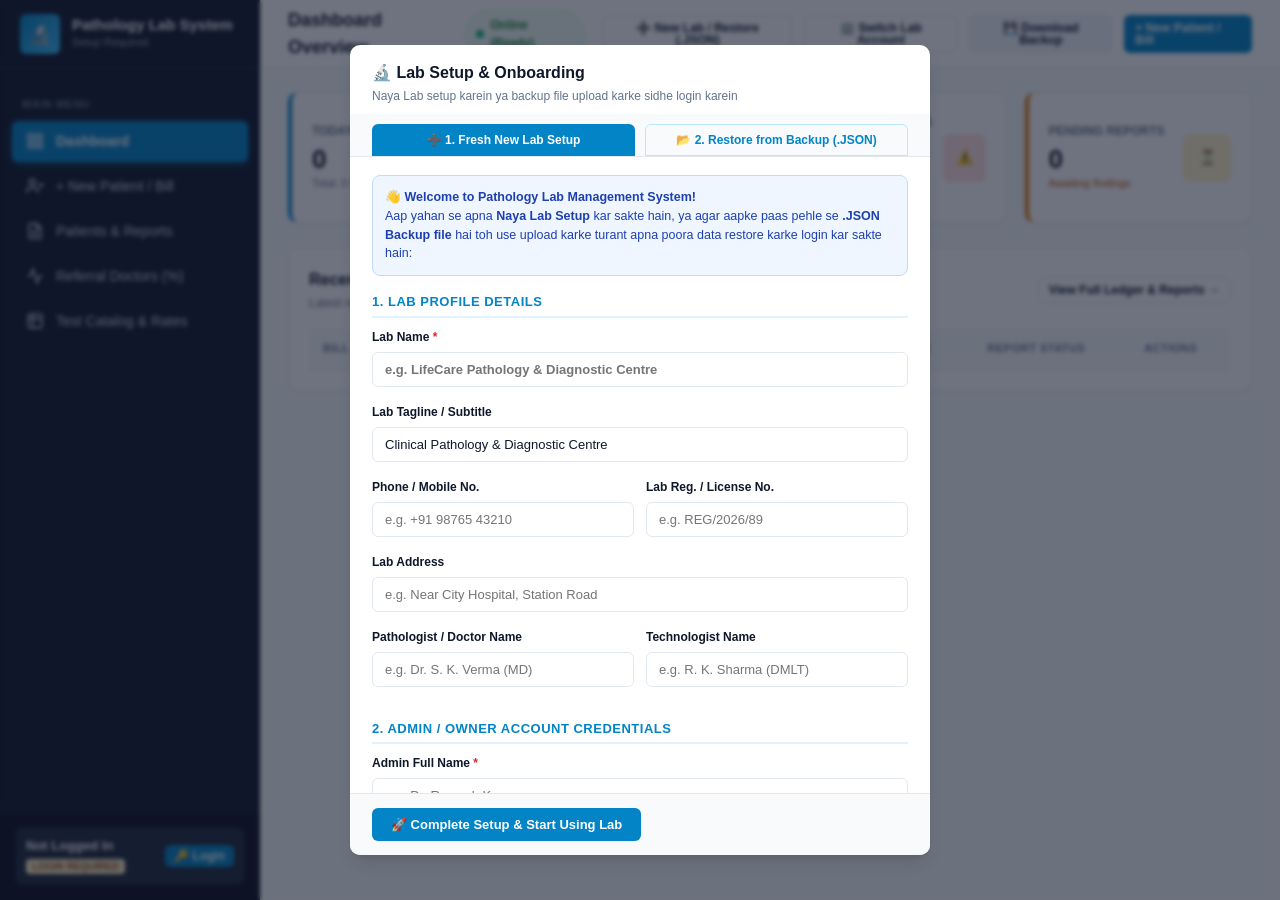
<file: index.html>
<!DOCTYPE html>
<html lang="en">
<head>
  <meta charset="UTF-8">
  <meta name="viewport" content="width=device-width, initial-scale=1.0">
  <title>Dashboard - Local Lab Management System</title>
  <meta name="theme-color" content="#0284c7">
  <link rel="manifest" href="manifest.json">
  <link rel="icon" type="image/svg+xml" href="assets/icons/icon.svg">
  <link rel="apple-touch-icon" href="assets/icons/icon-192.png">
  <link rel="stylesheet" href="assets/css/style.css">
  <link rel="stylesheet" href="assets/css/print.css">
</head>
<body>

  <div id="app-container">
    
    <!-- SIDEBAR NAVIGATION -->
    <aside class="sidebar" id="app-sidebar">
      <div class="sidebar-header">
        <div class="lab-icon-box">🔬</div>
        <div class="lab-brand">
          <h2 id="ui-lab-name">City Lab</h2>
          <span id="ui-lab-tagline">Pathology Lab</span>
        </div>
      </div>

      <ul class="sidebar-menu">
        <div class="nav-label">MAIN MENU</div>
        
        <li>
          <a class="nav-item active" href="index.html">
            <svg viewBox="0 0 24 24" fill="none" stroke="currentColor" stroke-width="2"><rect x="3" y="3" width="7" height="7"></rect><rect x="14" y="3" width="7" height="7"></rect><rect x="14" y="14" width="7" height="7"></rect><rect x="3" y="14" width="7" height="7"></rect></svg>
            Dashboard
          </a>
        </li>
        
        <li>
          <a class="nav-item" href="new-patient.html">
            <svg viewBox="0 0 24 24" fill="none" stroke="currentColor" stroke-width="2"><path d="M16 21v-2a4 4 0 0 0-4-4H5a4 4 0 0 0-4 4v2"></path><circle cx="8.5" cy="7" r="4"></circle><line x1="20" y1="8" x2="20" y2="14"></line><line x1="23" y1="11" x2="17" y2="11"></line></svg>
            + New Patient / Bill
          </a>
        </li>

        <li>
          <a class="nav-item" href="patients-reports.html">
            <svg viewBox="0 0 24 24" fill="none" stroke="currentColor" stroke-width="2"><path d="M14 2H6a2 2 0 0 0-2 2v16a2 2 0 0 0 2 2h12a2 2 0 0 0 2-2V8z"></path><polyline points="14 2 14 8 20 8"></polyline><line x1="16" y1="13" x2="8" y2="13"></line><line x1="16" y1="17" x2="8" y2="17"></line><polyline points="10 9 9 9 8 9"></polyline></svg>
            Patients & Reports
          </a>
        </li>

        <li>
          <a class="nav-item" href="referral-doctors.html">
            <svg viewBox="0 0 24 24" fill="none" stroke="currentColor" stroke-width="2"><path d="M22 12h-4l-3 9L9 3l-3 9H2"></path></svg>
            Referral Doctors (%)
          </a>
        </li>

        <li>
          <a class="nav-item" href="test-catalog.html">
            <svg viewBox="0 0 24 24" fill="none" stroke="currentColor" stroke-width="2"><path d="M9 3H5a2 2 0 0 0-2 2v4m6-6h10a2 2 0 0 1 2 2v4M9 3v18m0 0h10a2 2 0 0 0 2-2V9M9 21H5a2 2 0 0 1-2-2V9m0 0h18"></path></svg>
            Test Catalog & Rates
          </a>
        </li>

        <div class="nav-label admin-only">ADMIN CONTROLS</div>

        <li class="admin-only">
          <a class="nav-item" href="staff.html">
            <svg viewBox="0 0 24 24" fill="none" stroke="currentColor" stroke-width="2"><path d="M17 21v-2a4 4 0 0 0-4-4H5a4 4 0 0 0-4 4v2"></path><circle cx="9" cy="7" r="4"></circle><path d="M23 21v-2a4 4 0 0 0-3-3.87"></path><path d="M16 3.13a4 4 0 0 1 0 7.75"></path></svg>
            Staff Accounts
          </a>
        </li>

        <li class="admin-only">
          <a class="nav-item" href="settings.html">
            <svg viewBox="0 0 24 24" fill="none" stroke="currentColor" stroke-width="2"><circle cx="12" cy="12" r="3"></circle><path d="M19.4 15a1.65 1.65 0 0 0 .33 1.82l.06.06a2 2 0 0 1 0 2.83 2 2 0 0 1-2.83 0l-.06-.06a1.65 1.65 0 0 0-1.82-.33 1.65 1.65 0 0 0-1 1.51V21a2 2 0 0 1-2 2 2 2 0 0 1-2-2v-.09A1.65 1.65 0 0 0 9 19.4a1.65 1.65 0 0 0-1.82.33l-.06.06a2 2 0 0 1-2.83 0 2 2 0 0 1 0-2.83l.06-.06a1.65 1.65 0 0 0 .33-1.82 1.65 1.65 0 0 0-1.51-1H3a2 2 0 0 1-2-2 2 2 0 0 1 2-2h.09A1.65 1.65 0 0 0 4.6 9a1.65 1.65 0 0 0-.33-1.82l-.06-.06a2 2 0 0 1 0-2.83 2 2 0 0 1 2.83 0l.06.06a1.65 1.65 0 0 0 1.82.33H9a1.65 1.65 0 0 0 1-1.51V3a2 2 0 0 1 2-2 2 2 0 0 1 2 2v.09a1.65 1.65 0 0 0 1 1.51 1.65 1.65 0 0 0 1.82-.33l.06-.06a2 2 0 0 1 2.83 0 2 2 0 0 1 0 2.83l-.06.06a1.65 1.65 0 0 0-.33 1.82V9a1.65 1.65 0 0 0 1.51 1H21a2 2 0 0 1 2 2 2 2 0 0 1-2 2h-.09a1.65 1.65 0 0 0-1.51 1z"></path></svg>
            Settings & Backup
          </a>
        </li>
      </ul>

      <div class="sidebar-footer">
        <div class="user-badge">
          <div style="flex:1; overflow:hidden;">
            <div id="ui-user-name" style="font-weight:700; font-size:13px; color:#fff; white-space:nowrap; overflow:hidden; text-overflow:ellipsis;">Admin</div>
            <span id="ui-user-role" class="role-pill admin">ADMIN</span>
          </div>
          <button class="btn btn-outline btn-sm" id="btn-sidebar-auth" style="color:#cbd5e1; border-color:#334155; padding:4px 8px;" onclick="window.app.handleAuthClick()" title="Logout / Login">
            Logout
          </button>
        </div>
      </div>
    </aside>

    <!-- MAIN APP WRAPPER -->
    <div class="main-wrapper">
      
      <!-- TOPBAR -->
      <header class="topbar">
        <div class="topbar-left">
          <h1 class="page-title">Dashboard Overview</h1>
        </div>
        <div class="topbar-right">
          <button class="btn btn-outline btn-sm" onclick="window.app.openCreateLabModal(false)" title="Setup a fresh new Lab Account or Restore from Backup">
            ➕ New Lab / Restore (.JSON)
          </button>
          <button class="btn btn-outline btn-sm" onclick="window.app.openSwitchLabModal()" title="Switch or Create another Lab Account">
            🏢 Switch Lab Account
          </button>
          <button class="btn btn-secondary btn-sm" onclick="window.app.triggerBackupDownload()" title="1-Click Offline Backup">
            💾 Download Backup
          </button>
          <a class="btn btn-primary btn-sm" href="new-patient.html">
            + New Patient / Bill
          </a>
        </div>
      </header>

      <!-- CONTENT AREA -->
      <main class="content-area">

        <!-- Stat Cards -->
        <div class="grid-cols-4" style="margin-bottom: 24px;">
          <div class="card stat-card">
            <div class="stat-info">
              <h4>Today's Patients</h4>
              <div class="stat-value" id="stat-today-patients">0</div>
              <span style="font-size:11px; color:#64748b;" id="stat-total-patients-sub">Total: 0 registered</span>
            </div>
            <div class="stat-icon">👤</div>
          </div>

          <div class="card stat-card green">
            <div class="stat-info">
              <h4>Today's Collection</h4>
              <div class="stat-value" id="stat-today-collection">₹0</div>
              <span style="font-size:11px; color:#16a34a;" id="stat-total-revenue-sub">Total: ₹0</span>
            </div>
            <div class="stat-icon green">₹</div>
          </div>

          <div class="card stat-card rose">
            <div class="stat-info">
              <h4>Total Outstanding Due</h4>
              <div class="stat-value" id="stat-total-due">₹0</div>
              <span style="font-size:11px; color:#dc2626;" id="stat-due-count-sub">0 Pending Bills</span>
            </div>
            <div class="stat-icon rose">⚠️</div>
          </div>

          <div class="card stat-card amber">
            <div class="stat-info">
              <h4>Pending Reports</h4>
              <div class="stat-value" id="stat-pending-reports">0</div>
              <span style="font-size:11px; color:#b45309;">Awaiting findings</span>
            </div>
            <div class="stat-icon amber">⏳</div>
          </div>
        </div>

        <!-- Recent Patients Card -->
        <div class="card">
          <div style="display:flex; justify-content:space-between; align-items:center; margin-bottom:16px;">
            <div>
              <h3 style="font-size:16px; font-weight:700;">Recent Patient Registrations & Payments</h3>
              <p style="font-size:12px; color:#64748b; margin:2px 0 0 0;">Latest registrations, bill amounts, and payment/due status</p>
            </div>
            <a class="btn btn-outline btn-sm" href="patients-reports.html">View Full Ledger & Reports →</a>
          </div>
          
          <div class="table-responsive">
            <table class="table">
              <thead>
                <tr>
                  <th>Bill / UHID</th>
                  <th>Patient Name</th>
                  <th>Ref Doctor</th>
                  <th>Test Names</th>
                  <th>Billing & Due</th>
                  <th>Report Status</th>
                  <th>Actions</th>
                </tr>
              </thead>
              <tbody id="dashboard-recent-table-body">
                <!-- Populated dynamically -->
              </tbody>
            </table>
          </div>
        </div>

      </main>

    </div>

  </div>

  <!-- RESULT ENTRY MODAL -->
  <div class="modal-backdrop" id="modal-result-entry">
    <div class="modal-dialog" style="max-width:850px;">
      <div class="modal-header">
        <div>
          <h3>Blood Test Parameter Findings</h3>
          <span id="entry-modal-patient-name" style="font-size:12px; color:#64748b;">Patient Info</span>
        </div>
        <button class="modal-close" onclick="window.app.closeModal('modal-result-entry')">&times;</button>
      </div>
      <div class="modal-body" style="max-height:70vh; overflow-y:auto;">
        <div id="entry-modal-tests-container"></div>
        <div style="display:grid; grid-template-columns: 1fr 1fr; gap:16px; margin-top:16px; padding-top:12px; border-top:1px solid #e2e8f0;">
          <div class="form-group">
            <label class="form-label">Medical Technologist Name</label>
            <input type="text" id="entry-tech-name" class="form-control">
          </div>
          <div class="form-group">
            <label class="form-label">Consultant Pathologist Name</label>
            <input type="text" id="entry-path-name" class="form-control">
          </div>
        </div>
      </div>
      <div class="modal-footer">
        <button class="btn btn-secondary" onclick="window.app.closeModal('modal-result-entry')">Close</button>
        <button class="btn btn-success" id="btn-save-results">Save Results & Complete Report</button>
      </div>
    </div>
  </div>

  <!-- DUAL-MODE PRINT PREVIEW MODAL -->
  <div class="modal-backdrop" id="modal-print-preview">
    <div class="modal-dialog" style="max-width:980px; height:92vh;">
      <div class="modal-header print-controls-bar" style="background:#f8fafc;">
        <div style="display:flex; align-items:center; gap:12px; flex-wrap:wrap;">
          <strong>Select Print Mode:</strong>
          <button id="btn-mode-full" class="btn btn-primary btn-sm" onclick="window.app.setPrintMode('full')">
            📄 Mode 1: Full Lab Report
          </button>
          <button id="btn-mode-letterhead" class="btn btn-outline btn-sm" onclick="window.app.setPrintMode('letterhead')">
            📑 Mode 2: Blank / Doctor Letterhead
          </button>
          <div id="letterhead-margin-control" style="display:none; align-items:center; gap:6px; font-size:12px; color:#475569;">
            <span>Top Margin:</span>
            <input type="number" id="input-letterhead-margin" class="form-control" style="width:70px; padding:4px 8px; font-size:12px;" value="50" onchange="window.app.refreshPrintPreview()">
            <span>mm</span>
          </div>
        </div>
        <div style="display:flex; align-items:center; gap:8px;">
          <button class="btn btn-success btn-sm" onclick="window.app.triggerPrint()">
            🖨️ Print / Save as PDF
          </button>
          <button class="modal-close" onclick="window.app.closeModal('modal-print-preview')">&times;</button>
        </div>
      </div>
      <div class="modal-body report-preview-container" id="print-preview-render-area"></div>
    </div>
  </div>

  <!-- SWITCH LAB MODAL -->
  <div class="modal-backdrop" id="modal-switch-lab">
    <div class="modal-dialog" style="max-width:450px;">
      <div class="modal-header">
        <h3>Switch Lab Account</h3>
        <button class="modal-close" onclick="window.app.closeModal('modal-switch-lab')">&times;</button>
      </div>
      <div class="modal-body">
        <div id="switch-lab-list-container" style="margin-bottom:16px;"></div>
      </div>
    </div>
  </div>

  <!-- LOGIN MODAL -->
  <div class="modal-backdrop" id="modal-login">
    <div class="modal-dialog" style="max-width:420px;">
      <div class="modal-header">
        <h3>Lab Login</h3>
      </div>
      <div class="modal-body">
        <div class="form-group">
          <label class="form-label required">Select User Account</label>
          <select id="login-user-select" class="form-control"></select>
        </div>
        <div class="form-group">
          <label class="form-label required">Security PIN</label>
          <input type="password" id="login-pin-input" class="form-control" placeholder="Enter PIN">
        </div>
      </div>
      <div class="modal-footer">
        <button class="btn btn-primary" style="width:100%;" onclick="window.app.performLogin()">
          Login to System
        </button>
      </div>
    </div>
  </div>

  <div id="toast-container"></div>

  <!-- SCRIPTS -->
  <script src="assets/js/db.js?v=2.3"></script>
  <script src="assets/js/tests-catalog.js?v=2.3"></script>
  <script src="assets/js/auth.js?v=2.3"></script>
  <script src="assets/js/doctors.js?v=2.3"></script>
  <script src="assets/js/patient-billing.js?v=2.3"></script>
  <script src="assets/js/report-entry.js?v=2.3"></script>
  <script src="assets/js/report-print.js?v=2.3"></script>
  <script src="assets/js/backup.js?v=2.3"></script>
  <script src="assets/js/app.js?v=2.3"></script>

  <script>
    document.addEventListener('DOMContentLoaded', () => {
      window.app.init('dashboard');
    });

    document.getElementById('modal-switch-lab').addEventListener('click', async (e) => {
      if (e.target.id === 'modal-switch-lab') return;
      const labs = await window.labDB.getAll('lab_profiles');
      const container = document.getElementById('switch-lab-list-container');
      const activeId = window.authManager.currentLab?.id;

      container.innerHTML = labs.map(l => `
        <div style="display:flex; justify-content:space-between; align-items:center; padding:10px 12px; border:1px solid #e2e8f0; border-radius:6px; margin-bottom:8px; background:${l.id === activeId ? '#e0f2fe' : '#fff'};">
          <div>
            <strong>${l.name}</strong>
            <span style="display:block; font-size:11px; color:#64748b;">${l.address || 'Local PC'}</span>
          </div>
          ${l.id === activeId ? `<span class="badge badge-info">Active</span>` : `
            <button class="btn btn-outline btn-sm" onclick="window.switchLabAccount('${l.id}')">Switch</button>
          `}
        </div>
      `).join('');
    });

    window.switchLabAccount = async function(labId) {
      await window.authManager.switchLab(labId);
      window.location.reload();
    };
  </script>

</body>
</html>
</file>
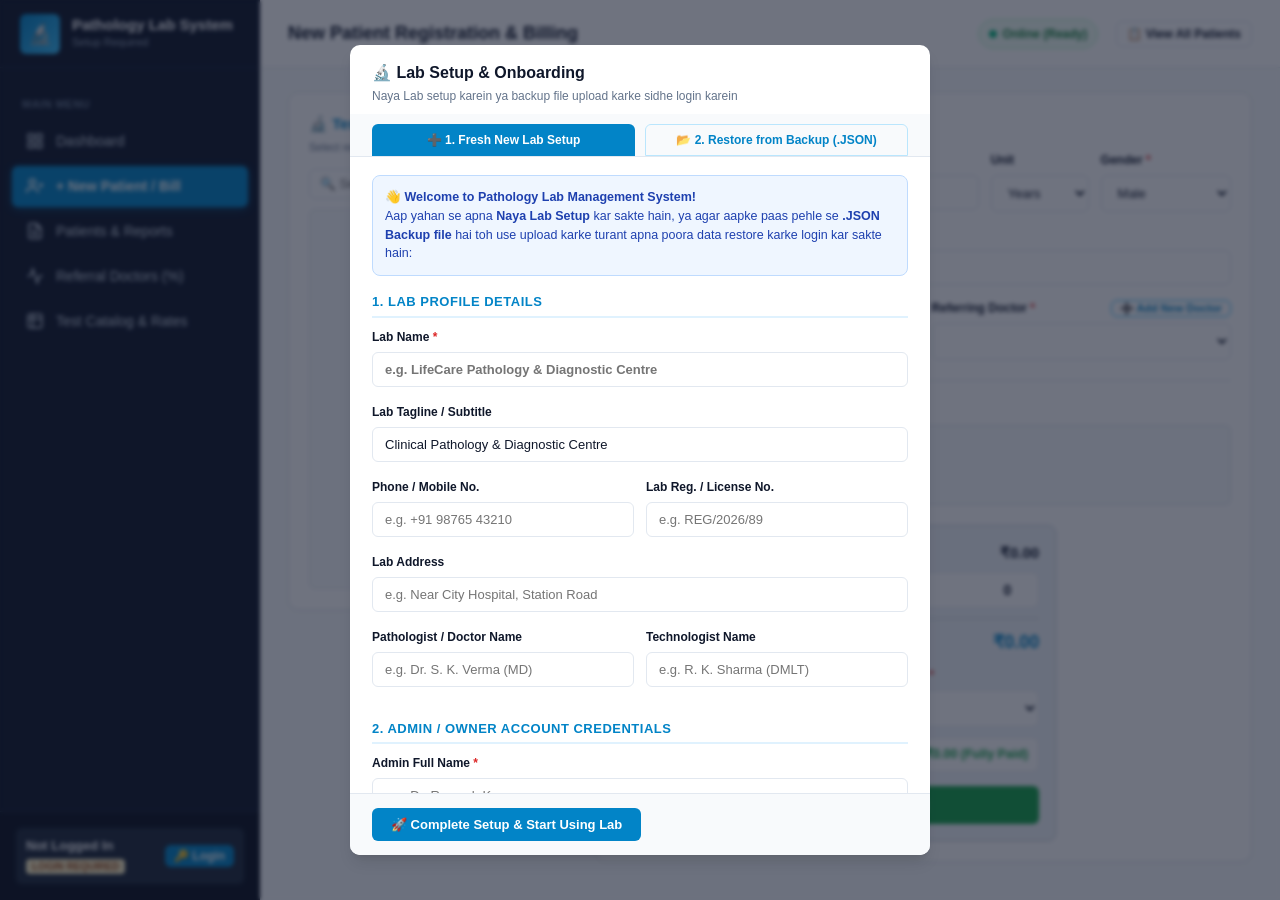
<file: new-patient.html>
<!DOCTYPE html>
<html lang="en">
<head>
  <meta charset="UTF-8">
  <meta name="viewport" content="width=device-width, initial-scale=1.0">
  <title>New Patient / Bill - Local Lab Management System</title>
  <meta name="theme-color" content="#0284c7">
  <link rel="manifest" href="manifest.json">
  <link rel="icon" type="image/svg+xml" href="assets/icons/icon.svg">
  <link rel="apple-touch-icon" href="assets/icons/icon-192.png">
  <link rel="stylesheet" href="assets/css/style.css">
  <link rel="stylesheet" href="assets/css/print.css">
</head>
<body>

  <div id="app-container">
    
    <!-- SIDEBAR NAVIGATION -->
    <aside class="sidebar" id="app-sidebar">
      <div class="sidebar-header">
        <div class="lab-icon-box">🔬</div>
        <div class="lab-brand">
          <h2 id="ui-lab-name">City Lab</h2>
          <span id="ui-lab-tagline">Pathology Lab</span>
        </div>
      </div>

      <ul class="sidebar-menu">
        <div class="nav-label">MAIN MENU</div>
        
        <li>
          <a class="nav-item" href="index.html">
            <svg viewBox="0 0 24 24" fill="none" stroke="currentColor" stroke-width="2"><rect x="3" y="3" width="7" height="7"></rect><rect x="14" y="3" width="7" height="7"></rect><rect x="14" y="14" width="7" height="7"></rect><rect x="3" y="14" width="7" height="7"></rect></svg>
            Dashboard
          </a>
        </li>
        
        <li>
          <a class="nav-item active" href="new-patient.html">
            <svg viewBox="0 0 24 24" fill="none" stroke="currentColor" stroke-width="2"><path d="M16 21v-2a4 4 0 0 0-4-4H5a4 4 0 0 0-4 4v2"></path><circle cx="8.5" cy="7" r="4"></circle><line x1="20" y1="8" x2="20" y2="14"></line><line x1="23" y1="11" x2="17" y2="11"></line></svg>
            + New Patient / Bill
          </a>
        </li>

        <li>
          <a class="nav-item" href="patients-reports.html">
            <svg viewBox="0 0 24 24" fill="none" stroke="currentColor" stroke-width="2"><path d="M14 2H6a2 2 0 0 0-2 2v16a2 2 0 0 0 2 2h12a2 2 0 0 0 2-2V8z"></path><polyline points="14 2 14 8 20 8"></polyline><line x1="16" y1="13" x2="8" y2="13"></line><line x1="16" y1="17" x2="8" y2="17"></line><polyline points="10 9 9 9 8 9"></polyline></svg>
            Patients & Reports
          </a>
        </li>

        <li>
          <a class="nav-item" href="referral-doctors.html">
            <svg viewBox="0 0 24 24" fill="none" stroke="currentColor" stroke-width="2"><path d="M22 12h-4l-3 9L9 3l-3 9H2"></path></svg>
            Referral Doctors (%)
          </a>
        </li>

        <li>
          <a class="nav-item" href="test-catalog.html">
            <svg viewBox="0 0 24 24" fill="none" stroke="currentColor" stroke-width="2"><path d="M9 3H5a2 2 0 0 0-2 2v4m6-6h10a2 2 0 0 1 2 2v4M9 3v18m0 0h10a2 2 0 0 0 2-2V9M9 21H5a2 2 0 0 1-2-2V9m0 0h18"></path></svg>
            Test Catalog & Rates
          </a>
        </li>

        <div class="nav-label admin-only">ADMIN CONTROLS</div>

        <li class="admin-only">
          <a class="nav-item" href="staff.html">
            <svg viewBox="0 0 24 24" fill="none" stroke="currentColor" stroke-width="2"><path d="M17 21v-2a4 4 0 0 0-4-4H5a4 4 0 0 0-4 4v2"></path><circle cx="9" cy="7" r="4"></circle><path d="M23 21v-2a4 4 0 0 0-3-3.87"></path><path d="M16 3.13a4 4 0 0 1 0 7.75"></path></svg>
            Staff Accounts
          </a>
        </li>

        <li class="admin-only">
          <a class="nav-item" href="settings.html">
            <svg viewBox="0 0 24 24" fill="none" stroke="currentColor" stroke-width="2"><circle cx="12" cy="12" r="3"></circle><path d="M19.4 15a1.65 1.65 0 0 0 .33 1.82l.06.06a2 2 0 0 1 0 2.83 2 2 0 0 1-2.83 0l-.06-.06a1.65 1.65 0 0 0-1.82-.33 1.65 1.65 0 0 0-1 1.51V21a2 2 0 0 1-2 2 2 2 0 0 1-2-2v-.09A1.65 1.65 0 0 0 9 19.4a1.65 1.65 0 0 0-1.82.33l-.06.06a2 2 0 0 1-2.83 0 2 2 0 0 1 0-2.83l.06-.06a1.65 1.65 0 0 0 .33-1.82 1.65 1.65 0 0 0-1.51-1H3a2 2 0 0 1-2-2 2 2 0 0 1 2-2h.09A1.65 1.65 0 0 0 4.6 9a1.65 1.65 0 0 0-.33-1.82l-.06-.06a2 2 0 0 1 0-2.83 2 2 0 0 1 2.83 0l.06.06a1.65 1.65 0 0 0 1.82.33H9a1.65 1.65 0 0 0 1-1.51V3a2 2 0 0 1 2-2 2 2 0 0 1 2 2v.09a1.65 1.65 0 0 0 1 1.51 1.65 1.65 0 0 0 1.82-.33l.06-.06a2 2 0 0 1 2.83 0 2 2 0 0 1 0 2.83l-.06.06a1.65 1.65 0 0 0-.33 1.82V9a1.65 1.65 0 0 0 1.51 1H21a2 2 0 0 1 2 2 2 2 0 0 1-2 2h-.09a1.65 1.65 0 0 0-1.51 1z"></path></svg>
            Settings & Backup
          </a>
        </li>
      </ul>

      <div class="sidebar-footer">
        <div class="user-badge">
          <div style="flex:1; overflow:hidden;">
            <div id="ui-user-name" style="font-weight:700; font-size:13px; color:#fff; white-space:nowrap; overflow:hidden; text-overflow:ellipsis;">User</div>
            <span id="ui-user-role" class="role-pill staff">STAFF</span>
          </div>
          <button class="btn btn-outline btn-sm" id="btn-sidebar-auth" style="color:#cbd5e1; border-color:#334155; padding:4px 8px;" onclick="window.app.handleAuthClick()" title="Logout / Login">
            Logout
          </button>
        </div>
      </div>
    </aside>

    <!-- MAIN APP WRAPPER -->
    <div class="main-wrapper">
      
      <!-- TOPBAR -->
      <header class="topbar">
        <div class="topbar-left">
          <h1 class="page-title">New Patient Registration & Billing</h1>
        </div>
        <div class="topbar-right">
          <a class="btn btn-outline btn-sm" href="patients-reports.html">
            📋 View All Patients
          </a>
        </div>
      </header>

      <!-- CONTENT AREA -->
      <main class="content-area">
        <div class="grid-billing-layout">
          
          <!-- LEFT COLUMN (30%): TEST LIST / CATALOG ONLY (WITH SCROLL) -->
          <div class="card" style="display:flex; flex-direction:column; max-height:calc(100vh - 120px); position:sticky; top:80px;">
            <div style="display:flex; justify-content:space-between; align-items:center; margin-bottom:12px;">
              <div>
                <h3 style="font-size:15px; font-weight:700; color:#0284c7; margin:0;">🔬 Test Catalog</h3>
                <span style="font-size:11px; color:#64748b;">Select required tests</span>
              </div>
              <span id="billing-test-selected-count" style="font-size:12px; font-weight:700; color:#0284c7; background:#e0f2fe; padding:3px 8px; border-radius:4px; border:1px solid #bae6fd;">0 selected</span>
            </div>

            <!-- Quick Search Input -->
            <div style="margin-bottom:10px;">
              <input type="text" id="billing-test-search" class="form-control" placeholder="🔍 Search test (e.g. CBC, Sugar, Lipid)..." style="font-size:12.5px; padding:7px 10px;" oninput="window.app.filterBillingTests(this.value)">
            </div>

            <!-- Scrollable Test Checkboxes List -->
            <div id="billing-test-checkboxes" style="flex:1; overflow-y:auto; border:1px solid #e2e8f0; padding:8px; border-radius:6px; background:#f8fafc; min-height:380px; max-height:calc(100vh - 250px);">
              <!-- Populated dynamically -->
            </div>
          </div>

          <!-- RIGHT COLUMN (70%): PATIENT DEMOGRAPHICS & PAYMENT DETAILS -->
          <div class="card">
            <h3 style="font-size:16px; font-weight:700; margin-bottom:14px; color:#0284c7; display:flex; align-items:center; gap:6px;">
              <span>👤</span> Patient Demographics
            </h3>
            
            <!-- ROW 1: 4 BOXES IN ONE ROW (Patient Name | Age | Unit | Gender) -->
            <div style="display:grid; grid-template-columns: 3.2fr 1.1fr 1.2fr 1.6fr; gap:12px; margin-bottom:14px;">
              <div class="form-group" style="margin-bottom:0;">
                <label class="form-label required">Patient Full Name</label>
                <input type="text" id="patient-name" class="form-control" placeholder="e.g. Ramesh Kumar">
              </div>

              <div class="form-group" style="margin-bottom:0;">
                <label class="form-label required">Age</label>
                <input type="number" id="patient-age" class="form-control" placeholder="35" min="0">
              </div>

              <div class="form-group" style="margin-bottom:0;">
                <label class="form-label">Unit</label>
                <select id="patient-age-unit" class="form-control">
                  <option value="Years">Years</option>
                  <option value="Months">Months</option>
                  <option value="Days">Days</option>
                </select>
              </div>

              <div class="form-group" style="margin-bottom:0;">
                <label class="form-label required">Gender</label>
                <select id="patient-gender" class="form-control">
                  <option value="male">Male</option>
                  <option value="female">Female</option>
                  <option value="other">Other</option>
                </select>
              </div>
            </div>

            <!-- ROW 2: Address -->
            <div class="form-group" style="margin-bottom:14px;">
              <label class="form-label">Address:</label>
              <input type="text" id="patient-address" class="form-control" placeholder="e.g. Ward 4, Civil Lines, Near City Hospital">
            </div>

            <!-- ROW 3: Mobile No. | Referring Doctor -->
            <div style="display:grid; grid-template-columns: 1fr 1fr; gap:16px; margin-bottom:20px;">
              <div class="form-group" style="margin-bottom:0;">
                <label class="form-label">Mobile No.</label>
                <input type="tel" id="patient-phone" class="form-control" placeholder="e.g. 9876543210">
              </div>

              <div class="form-group" style="margin-bottom:0;">
                <div style="display:flex; justify-content:space-between; align-items:center; margin-bottom:6px;">
                  <label class="form-label required" style="margin-bottom:0;">Referring Doctor</label>
                  <button type="button" class="btn btn-outline btn-sm" onclick="window.app.openQuickDoctorModal()" style="font-size:11px; padding:2px 8px; color:#0284c7; border-color:#38bdf8;">
                    ➕ Add New Doctor
                  </button>
                </div>
                <select id="patient-doctor-select" class="form-control">
                  <!-- Populated dynamically -->
                </select>
              </div>
            </div>

            <div style="height:1px; background:#e2e8f0; margin:20px 0 16px 0;"></div>

            <!-- PAYMENT DETAILS & BILLING SECTION (ALIGNED TO RIGHT) -->
            <div style="display:flex; justify-content:space-between; align-items:flex-start; gap:20px; flex-wrap:wrap;">
              
              <!-- Left side of bottom: Selected tests summary pills -->
              <div style="flex:1; min-width:240px;">
                <h4 style="font-size:13px; font-weight:700; color:#334155; margin-bottom:8px; display:flex; align-items:center; gap:6px;">
                  <span>📋</span> Selected Tests Summary
                </h4>
                <div id="selected-tests-tags-container" style="display:flex; flex-wrap:wrap; gap:6px; min-height:80px; max-height:220px; overflow-y:auto; padding:10px; background:#f8fafc; border:1px dashed #cbd5e1; border-radius:6px;">
                  <span style="font-size:12px; color:#94a3b8; font-style:italic;">Bayein taraf (Left side) se blood tests select karein...</span>
                </div>
              </div>

              <!-- Right side of bottom: Billing & Payment Details -->
              <div style="width:100%; max-width:440px; background:#f1f5f9; border-radius:8px; padding:16px; border:1px solid #cbd5e1; box-shadow:0 1px 3px rgba(0,0,0,0.05);">
                
                <div style="display:flex; justify-content:space-between; margin-bottom:8px; font-size:13px;">
                  <span style="color:#475569;">Subtotal Amount:</span>
                  <strong id="bill-summary-subtotal" style="font-size:15px; color:#0f172a;">₹0.00</strong>
                </div>

                <div style="display:flex; justify-content:space-between; align-items:center; margin-bottom:8px;">
                  <div>
                    <label class="form-label" style="margin-bottom:0; font-size:12.5px;">Special Discount (₹):</label>
                    <span id="discount-permission-indicator" style="display:block; font-size:10.5px; color:#64748b;"></span>
                  </div>
                  <input type="number" id="patient-discount" class="form-control" style="width:120px; text-align:right; font-weight:700; font-size:14px;" value="0" min="0" oninput="window.app.recalculateBillingTotals()">
                </div>

                <!-- Discount Approval Alert Box -->
                <div id="discount-approval-box" class="discount-alert-box" style="display:none; margin-bottom:8px;">
                  <svg width="18" height="18" viewBox="0 0 24 24" fill="none" stroke="currentColor" stroke-width="2"><circle cx="12" cy="12" r="10"></circle><line x1="12" y1="8" x2="12" y2="12"></line><line x1="12" y1="16" x2="12.01" y2="16"></line></svg>
                  <p id="discount-approval-status-text" style="font-size:11.5px; margin:0;">
                    Discount requires Admin Approval.
                  </p>
                </div>

                <div style="display:flex; justify-content:space-between; align-items:center; margin-top:10px; padding-top:10px; border-top:1.5px solid #cbd5e1; font-size:16px; font-weight:800; color:#0f172a;">
                  <span>Final Payable Total:</span>
                  <span id="bill-summary-final" style="color:#0284c7; font-size:18px;">₹0.00</span>
                </div>

                <div style="display:grid; grid-template-columns: 1fr 1fr; gap:10px; margin-top:10px;">
                  <div>
                    <label class="form-label required" style="font-size:12px;">Paid Amount (₹)</label>
                    <input type="number" id="patient-paid" class="form-control" value="0" style="font-weight:700;" oninput="this.dataset.autoFilled='false'; window.app.recalculateBillingTotals();">
                  </div>
                  <div>
                    <label class="form-label required" style="font-size:12px;">Payment Mode</label>
                    <select id="patient-payment-mode" class="form-control" style="font-weight:600;">
                      <option value="Cash">Cash</option>
                      <option value="UPI / QR">UPI / QR Code</option>
                      <option value="Card">Debit/Credit Card</option>
                      <option value="Net Banking">Net Banking</option>
                    </select>
                  </div>
                </div>

                <!-- Live Balance Due preview -->
                <div style="display:flex; justify-content:space-between; align-items:center; margin-top:10px; padding:7px 10px; background:#fff; border:1px solid #e2e8f0; border-radius:6px; font-size:12.5px;">
                  <span style="font-weight:600; color:#475569;">Balance Due / Outstanding:</span>
                  <span id="bill-summary-due" style="font-weight:700; color:#16a34a;">₹0.00 (Fully Paid)</span>
                </div>

                <!-- Save & Register Button -->
                <div style="margin-top:14px;">
                  <button class="btn btn-success" style="width:100%; padding:11px 16px; font-size:14.5px; font-weight:700; display:flex; align-items:center; justify-content:center; gap:8px;" onclick="window.app.submitNewPatient()">
                    <span>✓</span> Save & Register Patient
                  </button>
                </div>

              </div>

            </div>

          </div>

        </div>
      </main>

    </div>

  </div>

  <!-- QUICK ADD DOCTOR MODAL (Right inside New Patient page!) -->
  <div class="modal-backdrop" id="modal-quick-add-doctor">
    <div class="modal-dialog" style="max-width:480px;">
      <div class="modal-header">
        <h3>+ Add New Referring Doctor</h3>
        <button class="modal-close" onclick="window.app.closeModal('modal-quick-add-doctor')">&times;</button>
      </div>
      <div class="modal-body">
        <form id="form-quick-doctor" onsubmit="event.preventDefault(); window.app.saveQuickDoctor();">
          <div class="form-group">
            <label class="form-label required">Doctor Full Name</label>
            <input type="text" id="quick-doc-name-input" class="form-control" placeholder="e.g. Dr. Rajesh Verma">
          </div>
          <div class="form-group">
            <label class="form-label">Degree / Specialization</label>
            <input type="text" id="quick-doc-degree-input" class="form-control" placeholder="e.g. MBBS, MD">
          </div>
          <div class="form-group">
            <label class="form-label">Clinic / Hospital Name</label>
            <input type="text" id="quick-doc-hospital-input" class="form-control" placeholder="e.g. Verma Clinic">
          </div>
          <div style="display:grid; grid-template-columns: 1fr 1fr; gap:12px;">
            <div class="form-group">
              <label class="form-label">Phone Number</label>
              <input type="tel" id="quick-doc-phone-input" class="form-control" placeholder="e.g. 9812345678">
            </div>
            <div class="form-group">
              <label class="form-label required">Commission Rate (%)</label>
              <input type="number" id="quick-doc-rate-input" class="form-control" placeholder="e.g. 15" value="15">
            </div>
          </div>
        </form>
      </div>
      <div class="modal-footer">
        <button class="btn btn-secondary" onclick="window.app.closeModal('modal-quick-add-doctor')">Cancel</button>
        <button class="btn btn-primary" onclick="window.app.saveQuickDoctor()">Save & Select Doctor</button>
      </div>
    </div>
  </div>

  <!-- VERIFY ADMIN PIN FOR DISCOUNT MODAL -->
  <div class="modal-backdrop" id="modal-verify-admin-pin">
    <div class="modal-dialog" style="max-width:400px;">
      <div class="modal-header">
        <h3>Admin Approval Required</h3>
        <button class="modal-close" onclick="window.app.closeModal('modal-verify-admin-pin')">&times;</button>
      </div>
      <div class="modal-body">
        <p style="font-size:12px; color:#64748b; margin-bottom:14px;">
          Staff ko discount dene ke liye Admin ka PIN verify karna anivarya hai.
        </p>
        <div class="form-group">
          <label class="form-label required">Admin Security PIN</label>
          <input type="password" id="input-verify-admin-pin" class="form-control" placeholder="Enter Admin PIN">
        </div>
      </div>
      <div class="modal-footer">
        <button class="btn btn-secondary btn-sm" onclick="window.app.closeModal('modal-verify-admin-pin')">Cancel</button>
        <button class="btn btn-primary btn-sm" onclick="window.app.verifyAdminPinForDiscount()">Approve Discount</button>
      </div>
    </div>
  </div>

  <div id="toast-container"></div>

  <!-- SCRIPTS -->
  <script src="assets/js/db.js?v=2.3"></script>
  <script src="assets/js/tests-catalog.js?v=2.3"></script>
  <script src="assets/js/auth.js?v=2.3"></script>
  <script src="assets/js/doctors.js?v=2.3"></script>
  <script src="assets/js/patient-billing.js?v=2.3"></script>
  <script src="assets/js/report-entry.js?v=2.3"></script>
  <script src="assets/js/report-print.js?v=2.3"></script>
  <script src="assets/js/backup.js?v=2.3"></script>
  <script src="assets/js/app.js?v=2.3"></script>

  <script>
    document.addEventListener('DOMContentLoaded', () => {
      window.app.init('new-patient');
    });
  </script>

</body>
</html>
</file>
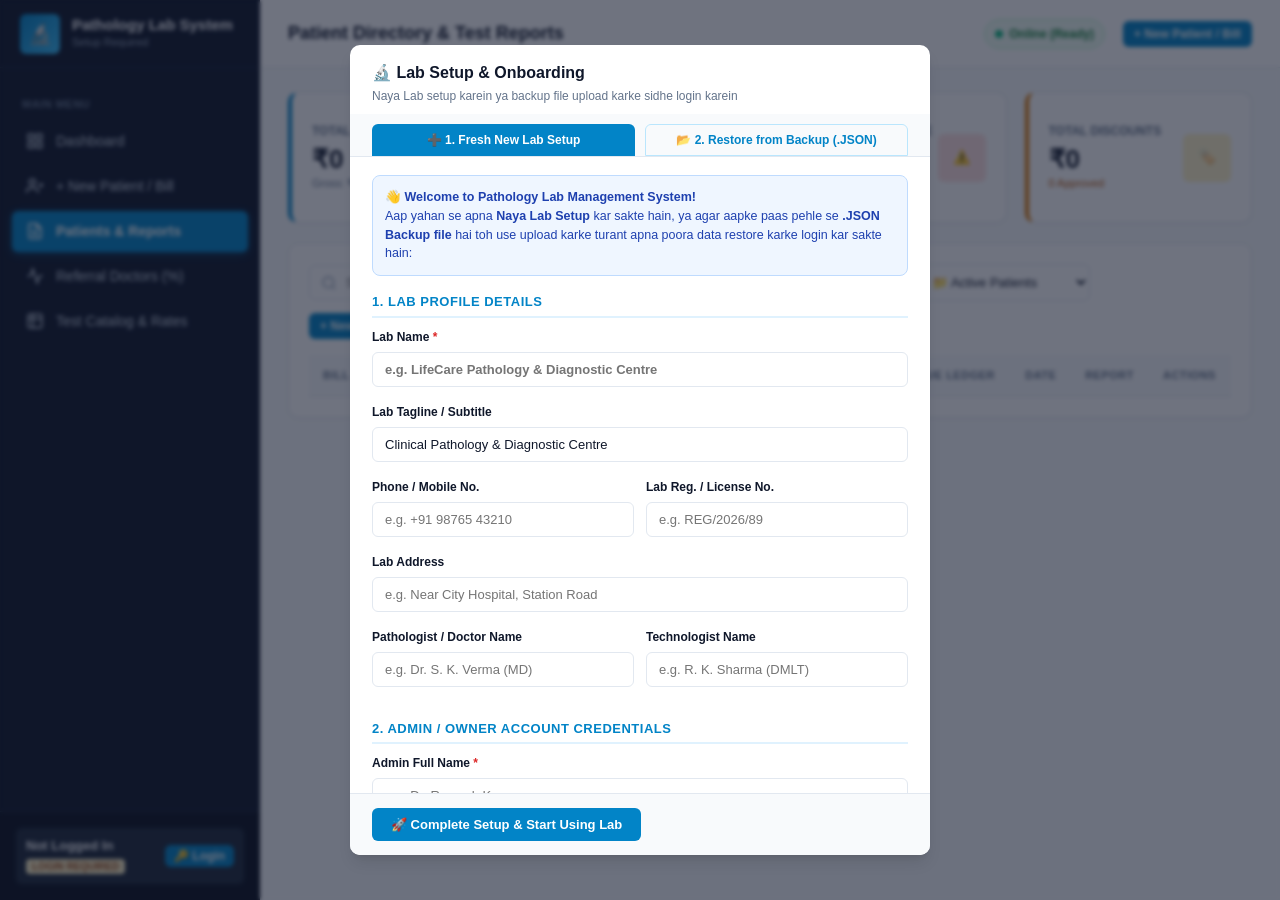
<file: patients-reports.html>
<!DOCTYPE html>
<html lang="en">
<head>
  <meta charset="UTF-8">
  <meta name="viewport" content="width=device-width, initial-scale=1.0">
  <title>Patients & Reports - Local Lab Management System</title>
  <meta name="theme-color" content="#0284c7">
  <link rel="manifest" href="manifest.json">
  <link rel="icon" type="image/svg+xml" href="assets/icons/icon.svg">
  <link rel="apple-touch-icon" href="assets/icons/icon-192.png">
  <link rel="stylesheet" href="assets/css/style.css?v=2.5">
  <link rel="stylesheet" href="assets/css/print.css?v=2.5">
</head>
<body>

  <div id="app-container">
    
    <!-- SIDEBAR NAVIGATION -->
    <aside class="sidebar" id="app-sidebar">
      <div class="sidebar-header">
        <div class="lab-icon-box">🔬</div>
        <div class="lab-brand">
          <h2 id="ui-lab-name">City Lab</h2>
          <span id="ui-lab-tagline">Pathology Lab</span>
        </div>
      </div>

      <ul class="sidebar-menu">
        <div class="nav-label">MAIN MENU</div>
        
        <li>
          <a class="nav-item" href="index.html">
            <svg viewBox="0 0 24 24" fill="none" stroke="currentColor" stroke-width="2"><rect x="3" y="3" width="7" height="7"></rect><rect x="14" y="3" width="7" height="7"></rect><rect x="14" y="14" width="7" height="7"></rect><rect x="3" y="14" width="7" height="7"></rect></svg>
            Dashboard
          </a>
        </li>
        
        <li>
          <a class="nav-item" href="new-patient.html">
            <svg viewBox="0 0 24 24" fill="none" stroke="currentColor" stroke-width="2"><path d="M16 21v-2a4 4 0 0 0-4-4H5a4 4 0 0 0-4 4v2"></path><circle cx="8.5" cy="7" r="4"></circle><line x1="20" y1="8" x2="20" y2="14"></line><line x1="23" y1="11" x2="17" y2="11"></line></svg>
            + New Patient / Bill
          </a>
        </li>

        <li>
          <a class="nav-item active" href="patients-reports.html">
            <svg viewBox="0 0 24 24" fill="none" stroke="currentColor" stroke-width="2"><path d="M14 2H6a2 2 0 0 0-2 2v16a2 2 0 0 0 2 2h12a2 2 0 0 0 2-2V8z"></path><polyline points="14 2 14 8 20 8"></polyline><line x1="16" y1="13" x2="8" y2="13"></line><line x1="16" y1="17" x2="8" y2="17"></line><polyline points="10 9 9 9 8 9"></polyline></svg>
            Patients & Reports
          </a>
        </li>

        <li>
          <a class="nav-item" href="referral-doctors.html">
            <svg viewBox="0 0 24 24" fill="none" stroke="currentColor" stroke-width="2"><path d="M22 12h-4l-3 9L9 3l-3 9H2"></path></svg>
            Referral Doctors (%)
          </a>
        </li>

        <li>
          <a class="nav-item" href="test-catalog.html">
            <svg viewBox="0 0 24 24" fill="none" stroke="currentColor" stroke-width="2"><path d="M9 3H5a2 2 0 0 0-2 2v4m6-6h10a2 2 0 0 1 2 2v4M9 3v18m0 0h10a2 2 0 0 0 2-2V9M9 21H5a2 2 0 0 1-2-2V9m0 0h18"></path></svg>
            Test Catalog & Rates
          </a>
        </li>

        <div class="nav-label admin-only">ADMIN CONTROLS</div>

        <li class="admin-only">
          <a class="nav-item" href="staff.html">
            <svg viewBox="0 0 24 24" fill="none" stroke="currentColor" stroke-width="2"><path d="M17 21v-2a4 4 0 0 0-4-4H5a4 4 0 0 0-4 4v2"></path><circle cx="9" cy="7" r="4"></circle><path d="M23 21v-2a4 4 0 0 0-3-3.87"></path><path d="M16 3.13a4 4 0 0 1 0 7.75"></path></svg>
            Staff Accounts
          </a>
        </li>

        <li class="admin-only">
          <a class="nav-item" href="settings.html">
            <svg viewBox="0 0 24 24" fill="none" stroke="currentColor" stroke-width="2"><circle cx="12" cy="12" r="3"></circle><path d="M19.4 15a1.65 1.65 0 0 0 .33 1.82l.06.06a2 2 0 0 1 0 2.83 2 2 0 0 1-2.83 0l-.06-.06a1.65 1.65 0 0 0-1.82-.33 1.65 1.65 0 0 0-1 1.51V21a2 2 0 0 1-2 2 2 2 0 0 1-2-2v-.09A1.65 1.65 0 0 0 9 19.4a1.65 1.65 0 0 0-1.82.33l-.06.06a2 2 0 0 1-2.83 0 2 2 0 0 1 0-2.83l.06-.06a1.65 1.65 0 0 0 .33-1.82 1.65 1.65 0 0 0-1.51-1H3a2 2 0 0 1-2-2 2 2 0 0 1 2-2h.09A1.65 1.65 0 0 0 4.6 9a1.65 1.65 0 0 0-.33-1.82l-.06-.06a2 2 0 0 1 0-2.83 2 2 0 0 1 2.83 0l.06.06a1.65 1.65 0 0 0 1.82.33H9a1.65 1.65 0 0 0 1-1.51V3a2 2 0 0 1 2-2 2 2 0 0 1 2 2v.09a1.65 1.65 0 0 0 1 1.51 1.65 1.65 0 0 0 1.82-.33l.06-.06a2 2 0 0 1 2.83 0 2 2 0 0 1 0 2.83l-.06.06a1.65 1.65 0 0 0-.33 1.82V9a1.65 1.65 0 0 0 1.51 1H21a2 2 0 0 1 2 2 2 2 0 0 1-2 2h-.09a1.65 1.65 0 0 0-1.51 1z"></path></svg>
            Settings & Backup
          </a>
        </li>
      </ul>

      <div class="sidebar-footer">
        <div class="user-badge">
          <div style="flex:1; overflow:hidden;">
            <div id="ui-user-name" style="font-weight:700; font-size:13px; color:#fff; white-space:nowrap; overflow:hidden; text-overflow:ellipsis;">User</div>
            <span id="ui-user-role" class="role-pill staff">STAFF</span>
          </div>
          <button class="btn btn-outline btn-sm" id="btn-sidebar-auth" style="color:#cbd5e1; border-color:#334155; padding:4px 8px;" onclick="window.app.handleAuthClick()" title="Logout / Login">
            Logout
          </button>
        </div>
      </div>
    </aside>

    <!-- MAIN APP WRAPPER -->
    <div class="main-wrapper">
      
      <!-- TOPBAR -->
      <header class="topbar">
        <div class="topbar-left">
          <h1 class="page-title">Patient Directory & Test Reports</h1>
        </div>
        <div class="topbar-right">
          <a class="btn btn-primary btn-sm" href="new-patient.html">
            + New Patient / Bill
          </a>
        </div>
      </header>

      <!-- CONTENT AREA -->
      <main class="content-area">

        <!-- Financial Summary Ledger Bar (Billed, Paid, Balance Due, Discounts) -->
        <div class="grid-cols-4" style="margin-bottom:20px;">
          <div class="card stat-card">
            <div class="stat-info">
              <h4>Total Billed</h4>
              <div class="stat-value" id="ledger-stat-billed">₹0</div>
              <span style="font-size:11px; color:#64748b;" id="ledger-sub-gross">Gross: ₹0</span>
            </div>
            <div class="stat-icon">📋</div>
          </div>

          <div class="card stat-card green">
            <div class="stat-info">
              <h4>Total Collected (Paid)</h4>
              <div class="stat-value" id="ledger-stat-paid">₹0</div>
              <span style="font-size:11px; color:#16a34a;" id="ledger-sub-paid-count">0 Received</span>
            </div>
            <div class="stat-icon green">💵</div>
          </div>

          <div class="card stat-card rose">
            <div class="stat-info">
              <h4>Total Balance Due</h4>
              <div class="stat-value" id="ledger-stat-due">₹0</div>
              <span style="font-size:11px; color:#dc2626;" id="ledger-sub-due-count">0 Pending Dues</span>
            </div>
            <div class="stat-icon rose">⚠️</div>
          </div>

          <div class="card stat-card amber">
            <div class="stat-info">
              <h4>Total Discounts</h4>
              <div class="stat-value" id="ledger-stat-discount">₹0</div>
              <span style="font-size:11px; color:#b45309;" id="ledger-sub-disc-count">0 Approved</span>
            </div>
            <div class="stat-icon amber">🏷️</div>
          </div>
        </div>

        <div class="card">
          
          <div style="display:flex; justify-content:space-between; align-items:center; flex-wrap:wrap; gap:12px; margin-bottom:16px;">
            <div style="display:flex; gap:12px; align-items:center; flex-wrap:wrap;">
              <div class="search-box">
                <svg viewBox="0 0 24 24" fill="none" stroke="currentColor" stroke-width="2"><circle cx="11" cy="11" r="8"></circle><line x1="21" y1="21" x2="16.65" y2="16.65"></line></svg>
                <input type="text" id="patient-search-input" class="form-control" placeholder="Search by Name, UHID, Bill No, Mobile, Doctor..." oninput="window.app.renderPatientsList()">
              </div>
              
              <!-- Payment Ledger Filter -->
              <select id="patient-filter-payment" class="form-control" style="width:160px;" onchange="window.app.renderPatientsList()">
                <option value="all">💳 All Payments</option>
                <option value="due">🔴 Due / Unpaid Only</option>
                <option value="paid">🟢 Fully Paid Only</option>
              </select>

              <!-- Findings Status Filter -->
              <select id="patient-filter-status" class="form-control" style="width:150px;" onchange="window.app.renderPatientsList()">
                <option value="all">All Report Status</option>
                <option value="pending">Pending Findings</option>
                <option value="completed">Completed</option>
              </select>

              <!-- Visibility Filter (Active vs Hidden) -->
              <select id="patient-filter-visibility" class="form-control" style="width:175px;" onchange="window.app.renderPatientsList()">
                <option value="active">📁 Active Patients</option>
                <option value="hidden">👁️ Hidden / Voided</option>
                <option value="all">📂 Show All Records</option>
              </select>
            </div>
            
            <a class="btn btn-primary btn-sm" href="new-patient.html">
              + New Patient / Bill
            </a>
          </div>

          <div class="table-responsive">
            <table class="table">
              <thead>
                <tr>
                  <th>Bill / UHID</th>
                  <th>Patient Demographics</th>
                  <th>Ref By Doctor</th>
                  <th>Tests Booked</th>
                  <th>Payment & Due Ledger</th>
                  <th>Date</th>
                  <th>Report</th>
                  <th>Actions</th>
                </tr>
              </thead>
              <tbody id="patients-table-body">
                <!-- Populated dynamically -->
              </tbody>
            </table>
          </div>

        </div>
      </main>

    </div>

  </div>

  <!-- RESULT ENTRY MODAL -->
  <div class="modal-backdrop" id="modal-result-entry">
    <div class="modal-dialog" style="max-width:850px;">
      <div class="modal-header">
        <div>
          <h3>Blood Test Parameter Findings</h3>
          <span id="entry-modal-patient-name" style="font-size:12px; color:#64748b;">Patient Info</span>
        </div>
        <button class="modal-close" onclick="window.app.closeModal('modal-result-entry')">&times;</button>
      </div>
      <div class="modal-body" style="max-height:70vh; overflow-y:auto;">
        <div id="entry-modal-tests-container"></div>
        <div style="display:grid; grid-template-columns: 1fr 1fr; gap:16px; margin-top:16px; padding-top:12px; border-top:1px solid #e2e8f0;">
          <div class="form-group">
            <label class="form-label">Medical Technologist Name</label>
            <input type="text" id="entry-tech-name" class="form-control">
          </div>
          <div class="form-group">
            <label class="form-label">Consultant Pathologist Name</label>
            <input type="text" id="entry-path-name" class="form-control">
          </div>
        </div>
      </div>
      <div class="modal-footer">
        <button class="btn btn-secondary" onclick="window.app.closeModal('modal-result-entry')">Close</button>
        <button class="btn btn-success" id="btn-save-results">Save Results & Complete Report</button>
      </div>
    </div>
  </div>

  <!-- DUAL-MODE PRINT PREVIEW MODAL -->
  <div class="modal-backdrop" id="modal-print-preview">
    <div class="modal-dialog" style="max-width:980px; height:92vh;">
      <div class="modal-header print-controls-bar" style="background:#f8fafc;">
        <div style="display:flex; align-items:center; gap:12px; flex-wrap:wrap;">
          <strong>Print Mode:</strong>
          <button id="btn-mode-full" class="btn btn-primary btn-sm" onclick="window.app.setPrintMode('full')">
            📄 Mode 1: With Letterhead
          </button>
          <button id="btn-mode-letterhead" class="btn btn-outline btn-sm" onclick="window.app.setPrintMode('letterhead')">
            📑 Mode 2: Without Letterhead
          </button>
          <div id="modal-padding-controls" style="display:flex; align-items:center; gap:8px; font-size:11.5px; color:#475569; background:#e2e8f0; padding:3px 8px; border-radius:4px;">
            <span style="font-weight:700;">📏 Padding (mm):</span>
            <label style="display:flex; align-items:center; gap:2px;">Top: <input type="number" id="input-modal-pad-top" style="width:48px; padding:2px 4px; font-size:11px;" value="10" oninput="window.app.refreshPrintPreview()"></label>
            <label style="display:flex; align-items:center; gap:2px;">Bottom: <input type="number" id="input-modal-pad-bottom" style="width:48px; padding:2px 4px; font-size:11px;" value="10" oninput="window.app.refreshPrintPreview()"></label>
            <label style="display:flex; align-items:center; gap:2px;">Left/Right: <input type="number" id="input-modal-pad-side" style="width:48px; padding:2px 4px; font-size:11px;" value="12" oninput="window.app.refreshPrintPreview()"></label>
          </div>
        </div>
        <div style="display:flex; align-items:center; gap:8px;">
          <button class="btn btn-success btn-sm" onclick="window.app.triggerPrint()">
            🖨️ Print / Save as PDF
          </button>
          <button class="modal-close" onclick="window.app.closeModal('modal-print-preview')">&times;</button>
        </div>
      </div>
      <div class="modal-body report-preview-container" id="print-preview-render-area"></div>
    </div>
  </div>

  <!-- BILL RECEIPT MODAL -->
  <div class="modal-backdrop" id="modal-bill-print">
    <div class="modal-dialog" style="max-width:580px;">
      <div class="modal-header">
        <h3>Invoice / Bill Receipt</h3>
        <button class="modal-close" onclick="window.app.closeModal('modal-bill-print')">&times;</button>
      </div>
      <div class="modal-body" id="bill-print-render-area"></div>
      <div class="modal-footer">
        <button class="btn btn-secondary" onclick="window.app.closeModal('modal-bill-print')">Close</button>
        <button class="btn btn-primary" onclick="window.app.triggerPrint()">🖨️ Print Receipt</button>
      </div>
    </div>
  </div>

  <!-- COLLECT PAYMENT / SETTLE DUE MODAL -->
  <div class="modal-backdrop" id="modal-collect-payment">
    <div class="modal-dialog" style="max-width:460px;">
      <div class="modal-header">
        <div>
          <h3 style="font-size:16px; margin:0;">💰 Collect Due Payment</h3>
          <span id="collect-patient-title" style="font-size:12px; color:#64748b; font-weight:600;">Patient Info</span>
        </div>
        <button class="modal-close" onclick="window.app.closeModal('modal-collect-payment')">&times;</button>
      </div>
      <div class="modal-body">
        <form id="form-collect-payment" onsubmit="event.preventDefault(); window.app.saveCollectPayment();">
          <input type="hidden" id="collect-patient-id">

          <div style="background:#f8fafc; border:1px solid #e2e8f0; border-radius:8px; padding:12px; margin-bottom:14px; font-size:12.5px;">
            <div style="display:flex; justify-content:space-between; margin-bottom:5px;">
              <span style="color:#64748b;">Total Net Billed:</span>
              <strong id="collect-info-total" style="color:#0f172a;">₹0</strong>
            </div>
            <div style="display:flex; justify-content:space-between; margin-bottom:5px;">
              <span style="color:#64748b;">Previously Paid:</span>
              <span id="collect-info-paid" style="color:#16a34a; font-weight:700;">₹0</span>
            </div>
            <div style="display:flex; justify-content:space-between; border-top:1px dashed #cbd5e1; padding-top:6px; margin-top:5px;">
              <span style="color:#dc2626; font-weight:700;">Remaining Balance Due:</span>
              <strong id="collect-info-due" style="color:#dc2626; font-size:16px;">₹0</strong>
            </div>
          </div>

          <div class="form-group">
            <label class="form-label required">Amount Receiving Now (₹)</label>
            <input type="number" id="collect-amount-input" class="form-control" step="any" min="1" required style="font-size:16px; font-weight:700; color:#0f172a;">
          </div>

          <div class="form-group">
            <label class="form-label required">Payment Mode</label>
            <select id="collect-mode-input" class="form-control">
              <option value="Cash">Cash</option>
              <option value="UPI / QR">UPI / QR Code</option>
              <option value="Card">Debit / Credit Card</option>
              <option value="Net Banking">Net Banking / Online</option>
            </select>
          </div>

          <div class="form-group">
            <label class="form-label">Payment Note / Reference (Optional)</label>
            <input type="text" id="collect-notes-input" class="form-control" placeholder="e.g. UPI Ref / GPay Txn No">
          </div>
        </form>
      </div>
      <div class="modal-footer">
        <button class="btn btn-secondary" onclick="window.app.closeModal('modal-collect-payment')">Cancel</button>
        <button class="btn btn-success" onclick="window.app.saveCollectPayment()">✓ Receive & Save Payment</button>
      </div>
    </div>
  </div>

  <div id="toast-container"></div>

  <!-- SCRIPTS -->
  <script src="assets/js/db.js?v=2.3"></script>
  <script src="assets/js/tests-catalog.js?v=2.3"></script>
  <script src="assets/js/auth.js?v=2.3"></script>
  <script src="assets/js/doctors.js?v=2.3"></script>
  <script src="assets/js/patient-billing.js?v=2.3"></script>
  <script src="assets/js/report-entry.js?v=2.5"></script>
  <script src="assets/js/report-print.js?v=2.5"></script>
  <script src="assets/js/backup.js?v=2.5"></script>
  <script src="assets/js/app.js?v=2.5"></script>

  <script>
    document.addEventListener('DOMContentLoaded', () => {
      window.app.init('patients-reports');
    });
  </script>

</body>
</html>
</file>
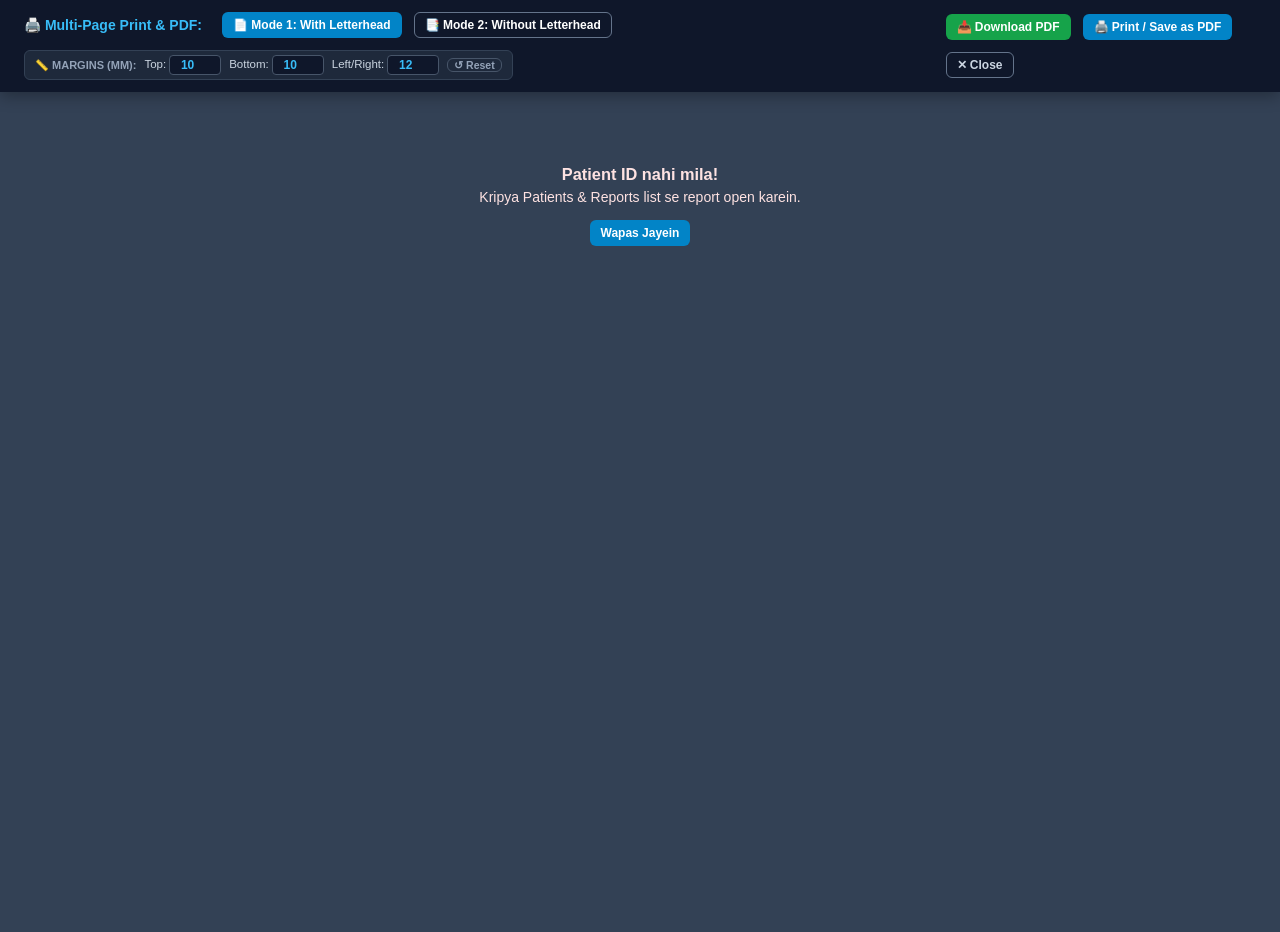
<file: print-report.html>
<!DOCTYPE html>
<html lang="en">
<head>
  <meta charset="UTF-8">
  <meta name="viewport" content="width=device-width, initial-scale=1.0">
  <title>Lab Examination Report - Print & PDF</title>
  <meta name="theme-color" content="#0284c7">
  <link rel="manifest" href="manifest.json">
  <link rel="icon" type="image/svg+xml" href="assets/icons/icon.svg">
  <link rel="apple-touch-icon" href="assets/icons/icon-192.png">
  <link rel="stylesheet" href="assets/css/style.css?v=2.5">
  <link rel="stylesheet" href="assets/css/print.css?v=2.5">
  <script src="assets/vendor/html2pdf.bundle.min.js"></script>

  <style>
    /* Standalone Print Page Specific Styles */
    body {
      background: #475569;
      margin: 0;
      padding: 0;
      font-family: Arial, "Helvetica Neue", Helvetica, sans-serif;
      overflow-x: hidden;
      overflow-y: auto;
    }

    /* Fixed Floating Top Control Bar (Never Printed) */
    .print-toolbar {
      position: sticky;
      top: 0;
      left: 0;
      right: 0;
      background: #0f172a;
      color: #fff;
      padding: 12px 24px;
      display: flex;
      justify-content: space-between;
      align-items: center;
      z-index: 1000;
      box-shadow: 0 4px 15px rgba(0,0,0,0.3);
    }

    .toolbar-left, .toolbar-right {
      display: flex;
      align-items: center;
      gap: 12px;
      flex-wrap: wrap;
    }

    .toolbar-title {
      font-weight: 700;
      font-size: 14px;
      color: #38bdf8;
      margin-right: 8px;
    }

    .print-page-wrapper {
      padding: 30px 0 80px;
      display: flex;
      flex-direction: column;
      align-items: center;
      background: #334155;
      min-height: calc(100vh - 60px);
    }

    #report-to-print {
      width: 100%;
      display: flex;
      flex-direction: column;
      align-items: center;
    }

    /* Strict Zero-Scrollbar and Clean A4 Page Media Rules */
    @media print {
      @page {
        size: A4 portrait;
        margin: 0;
      }

      html, body {
        background: #ffffff !important;
        margin: 0 !important;
        padding: 0 !important;
        overflow: visible !important;
      }

      .print-toolbar,
      .no-print {
        display: none !important;
      }

      .print-page-wrapper {
        padding: 0 !important;
        margin: 0 !important;
        background: transparent !important;
        display: block !important;
        min-height: auto !important;
      }

      #report-to-print {
        display: block !important;
        width: 100% !important;
      }

      .a4-page-sheet {
        box-shadow: none !important;
        border: none !important;
        width: 210mm !important;
        height: 296mm !important;
        min-height: 296mm !important;
        max-height: 296mm !important;
        margin: 0 !important;
        box-sizing: border-box !important;
        page-break-after: always !important;
        break-after: page !important;
        overflow: hidden !important;
        display: flex !important;
        flex-direction: column !important;
        justify-content: space-between !important;
      }

      .a4-page-sheet:last-child {
        page-break-after: auto !important;
        break-after: auto !important;
      }
    }
  </style>
</head>
<body>

  <!-- FLOATING TOP TOOLBAR (HIDDEN IN PRINT / PDF) -->
  <div class="print-toolbar no-print">
    <div class="toolbar-left">
      <span class="toolbar-title">🖨️ Multi-Page Print & PDF:</span>
      
      <!-- Mode 1: Full Report -->
      <button id="btn-mode-full" class="btn btn-primary btn-sm" onclick="setMode('full')">
        📄 Mode 1: With Letterhead
      </button>

      <!-- Mode 2: Pre-printed Letterhead -->
      <button id="btn-mode-letterhead" class="btn btn-outline btn-sm" style="color:#fff; border-color:#64748b;" onclick="setMode('letterhead')">
        📑 Mode 2: Without Letterhead
      </button>

      <!-- 3 Padding Inputs (Top, Bottom, Left/Right Side) -->
      <div class="padding-control-group" style="display:flex; align-items:center; gap:8px; background:#1e293b; padding:4px 10px; border-radius:6px; border:1px solid #334155;">
        <span style="font-size:11px; font-weight:700; color:#94a3b8; text-transform:uppercase;">📏 Margins (mm):</span>
        
        <label style="display:flex; align-items:center; gap:3px; font-size:11.5px; color:#cbd5e1;" title="Top Padding / Margin (mm)">
          <span>Top:</span>
          <input type="number" id="input-pad-top" min="0" max="150" step="1" value="10"
            style="width:52px; padding:2px 5px; font-size:12px; font-weight:700; border-radius:4px; border:1px solid #475569; background:#0f172a; color:#38bdf8; text-align:center;"
            oninput="triggerPaddingChange()">
        </label>

        <label style="display:flex; align-items:center; gap:3px; font-size:11.5px; color:#cbd5e1;" title="Bottom Padding / Margin (mm)">
          <span>Bottom:</span>
          <input type="number" id="input-pad-bottom" min="0" max="120" step="1" value="10"
            style="width:52px; padding:2px 5px; font-size:12px; font-weight:700; border-radius:4px; border:1px solid #475569; background:#0f172a; color:#38bdf8; text-align:center;"
            oninput="triggerPaddingChange()">
        </label>

        <label style="display:flex; align-items:center; gap:3px; font-size:11.5px; color:#cbd5e1;" title="Left & Right Side Padding (mm) - Both Sides Equal">
          <span>Left/Right:</span>
          <input type="number" id="input-pad-side" min="0" max="50" step="1" value="12"
            style="width:52px; padding:2px 5px; font-size:12px; font-weight:700; border-radius:4px; border:1px solid #475569; background:#0f172a; color:#38bdf8; text-align:center;"
            oninput="triggerPaddingChange()">
        </label>

        <button type="button" class="btn btn-outline btn-sm" onclick="resetDefaultPaddings()" style="padding:1px 6px; font-size:10.5px; color:#94a3b8; border-color:#475569;" title="Reset to standard defaults">
          ↺ Reset
        </button>
      </div>
    </div>

    <div class="toolbar-right">
      <!-- Direct 1-Click PDF Download -->
      <button class="btn btn-success btn-sm" onclick="downloadDirectPDF()" title="Download genuine Multi-Page PDF file directly">
        📥 Download PDF
      </button>

      <!-- Native Browser Print (A4) -->
      <button class="btn btn-primary btn-sm" onclick="triggerBrowserPrint()" title="Print via HP Printer or Chrome Save as PDF">
        🖨️ Print / Save as PDF
      </button>

      <!-- Close / Back -->
      <button class="btn btn-outline btn-sm" style="color:#cbd5e1; border-color:#64748b;" onclick="window.close(); history.back();">
        ✕ Close
      </button>
    </div>
  </div>

  <!-- A4 REPORT PAGES CONTAINER -->
  <div class="print-page-wrapper">
    <div id="report-to-print">
      <div style="text-align:center; padding: 40px; color:#fff;">
        Report load ho raha hai...
      </div>
    </div>
  </div>

  <div id="toast-container"></div>

  <!-- SCRIPTS -->
  <script src="assets/js/db.js?v=2.4"></script>
  <script src="assets/js/tests-catalog.js?v=2.4"></script>
  <script src="assets/js/auth.js?v=2.4"></script>
  <script src="assets/js/doctors.js?v=2.4"></script>
  <script src="assets/js/patient-billing.js?v=2.4"></script>
  <script src="assets/js/report-entry.js?v=2.5"></script>
  <script src="assets/js/report-print.js?v=2.5"></script>

  <script>
    // Global fallback error traps so screen never freezes silently
    window.addEventListener('error', function(e) {
      console.error('Window error in print-report:', e);
      const container = document.getElementById('report-to-print');
      if (container && container.innerHTML.includes('Report load ho raha hai...')) {
        container.innerHTML = `
          <div style="padding:40px; text-align:center; color:#fee2e2;">
            <h3>Report Load Error:</h3>
            <p style="color:#fca5a5; font-family:monospace; margin-top:8px;">${e.message || 'Script execution error'}</p>
            <button class="btn btn-primary btn-sm" onclick="location.reload();" style="margin-top:12px;">Retry / Reload</button>
          </div>
        `;
      }
    });

    window.addEventListener('unhandledrejection', function(e) {
      console.error('Unhandled rejection in print-report:', e);
      const container = document.getElementById('report-to-print');
      if (container && container.innerHTML.includes('Report load ho raha hai...')) {
        container.innerHTML = `
          <div style="padding:40px; text-align:center; color:#fee2e2;">
            <h3>Database / Load Error:</h3>
            <p style="color:#fca5a5; font-family:monospace; margin-top:8px;">${(e.reason && e.reason.message) || e.reason || 'Storage rejection error'}</p>
            <button class="btn btn-primary btn-sm" onclick="location.reload();" style="margin-top:12px;">Retry / Reload</button>
          </div>
        `;
      }
    });

    let currentMode = 'full';
    let currentPatientId = null;
    let patientData = null;
    let renderTimer = null;
    let loadWatchdog = null;

    // Default Paddings (mm) for each mode
    const MODE_DEFAULTS = {
      full: { top: 10, bottom: 10, side: 12 },
      letterhead: { top: 45, bottom: 20, side: 12 }
    };

    async function loadReport() {
      // 6-second watchdog timer to prevent indefinite loading freeze
      loadWatchdog = setTimeout(() => {
        const container = document.getElementById('report-to-print');
        if (container && container.innerHTML.includes('Report load ho raha hai...')) {
          container.innerHTML = `
            <div style="padding:40px; text-align:center; color:#fee2e2;">
              <h3>Report Load Timeout</h3>
              <p style="color:#cbd5e1; margin-top:6px;">Database response slow hai ya dusre browser tab me database lock hai.</p>
              <button class="btn btn-primary btn-sm" onclick="location.reload();" style="margin-top:14px;">Reload Page ↺</button>
            </div>
          `;
        }
      }, 6000);

      try {
        await window.labDB.init();
        await window.authManager.init();

        const urlParams = new URLSearchParams(window.location.search);
        currentPatientId = urlParams.get('id');
        const initialMode = urlParams.get('mode') || 'full';

        if (!currentPatientId) {
          clearTimeout(loadWatchdog);
          document.getElementById('report-to-print').innerHTML = `
            <div style="padding:40px; text-align:center; color:#fee2e2;">
              <h3>Patient ID nahi mila!</h3>
              <p>Kripya Patients & Reports list se report open karein.</p>
              <button class="btn btn-primary btn-sm" onclick="window.close(); history.back();" style="margin-top:12px;">Wapas Jayein</button>
            </div>
          `;
          return;
        }

        patientData = await window.labDB.get('patients', currentPatientId);
        if (!patientData) {
          clearTimeout(loadWatchdog);
          document.getElementById('report-to-print').innerHTML = `
            <div style="padding:40px; text-align:center; color:#fee2e2;">
              <h3>Patient Record nahi mila (${currentPatientId})</h3>
              <p>Ho sakta hai ye patient delete ho gaya ho ya URL ID galat ho.</p>
              <button class="btn btn-primary btn-sm" onclick="window.close(); history.back();" style="margin-top:12px;">Wapas Jayein</button>
            </div>
          `;
          return;
        }

        setMode(initialMode);
      } catch (err) {
        clearTimeout(loadWatchdog);
        console.error('loadReport error:', err);
        document.getElementById('report-to-print').innerHTML = `
          <div style="padding:40px; text-align:center; color:#fee2e2;">
            <h3>Report load karne me samasya:</h3>
            <p style="color:#fca5a5; font-family:monospace; margin-top:8px;">${err.message}</p>
            <button class="btn btn-primary btn-sm" onclick="location.reload();" style="margin-top:12px;">Retry / Reload</button>
          </div>
        `;
      }
    }

    function setMode(mode) {
      currentMode = mode;
      const btnFull = document.getElementById('btn-mode-full');
      const btnLetter = document.getElementById('btn-mode-letterhead');

      if (mode === 'full') {
        btnFull.className = 'btn btn-primary btn-sm';
        btnLetter.className = 'btn btn-outline btn-sm';
        btnLetter.style.color = '#fff';
        btnLetter.style.borderColor = '#64748b';
      } else {
        btnLetter.className = 'btn btn-primary btn-sm';
        btnFull.className = 'btn btn-outline btn-sm';
        btnFull.style.color = '#fff';
        btnFull.style.borderColor = '#64748b';
      }

      // Populate default padding inputs for selected mode
      const defaults = MODE_DEFAULTS[mode] || MODE_DEFAULTS.full;
      document.getElementById('input-pad-top').value = defaults.top;
      document.getElementById('input-pad-bottom').value = defaults.bottom;
      document.getElementById('input-pad-side').value = defaults.side;

      renderReportHTML();
    }

    function resetDefaultPaddings() {
      const defaults = MODE_DEFAULTS[currentMode] || MODE_DEFAULTS.full;
      document.getElementById('input-pad-top').value = defaults.top;
      document.getElementById('input-pad-bottom').value = defaults.bottom;
      document.getElementById('input-pad-side').value = defaults.side;
      renderReportHTML();
      showToast(`Paddings reset to standard (${defaults.top}mm / ${defaults.bottom}mm / ${defaults.side}mm)`, 'info');
    }

    function triggerPaddingChange() {
      clearTimeout(renderTimer);
      renderTimer = setTimeout(() => {
        renderReportHTML();
      }, 120);
    }

    async function renderReportHTML() {
      try {
        const padTop = parseFloat(document.getElementById('input-pad-top')?.value) || 10;
        const padBottom = parseFloat(document.getElementById('input-pad-bottom')?.value) || 10;
        const padSide = parseFloat(document.getElementById('input-pad-side')?.value) || 12;

        if (!window.reportPrintManager) {
          throw new Error('reportPrintManager load nahi hua.');
        }

        const html = await window.reportPrintManager.generateReportHTML(
          currentPatientId,
          currentMode,
          padTop,
          padBottom,
          padSide
        );
        
        const container = document.getElementById('report-to-print');
        container.innerHTML = html;
        if (typeof loadWatchdog !== 'undefined' && loadWatchdog) {
          clearTimeout(loadWatchdog);
        }
      } catch (err) {
        console.error('renderReportHTML error:', err);
        document.getElementById('report-to-print').innerHTML = `
          <div style="padding:40px; text-align:center; color:#fee2e2;">
            <h3>Report Render Error:</h3>
            <p style="color:#fca5a5; font-family:monospace; margin-top:8px;">${err.message}</p>
            <button class="btn btn-primary btn-sm" onclick="location.reload();" style="margin-top:12px;">Retry / Reload</button>
          </div>
        `;
      }
    }

    function triggerBrowserPrint() {
      window.print();
    }

    // Direct 1-Click Multi-Page PDF Download
    function downloadDirectPDF() {
      const element = document.getElementById('report-to-print');
      const patName = (patientData?.name || 'Patient').replace(/[^a-zA-Z0-9]/g, '_');
      const billNo = (patientData?.billNo || 'Report').replace(/[^a-zA-Z0-9]/g, '_');
      const filename = `Report_${patName}_${billNo}.pdf`;

      showToast('Multi-Page PDF generate ho raha hai, download shuru hoga...', 'info');

      const opt = {
        margin: [0, 0, 0, 0],
        filename: filename,
        image: { type: 'jpeg', quality: 0.98 },
        html2canvas: { scale: 2, useCORS: true, letterRendering: true, scrollX: 0, scrollY: 0 },
        jsPDF: { unit: 'mm', format: 'a4', orientation: 'portrait' },
        pagebreak: { mode: ['css', 'legacy'], after: '.a4-page-sheet' }
      };

      html2pdf().set(opt).from(element).save().then(() => {
        showToast('PDF successfully download ho gaya!', 'success');
      }).catch(err => {
        console.error('PDF error:', err);
        showToast('PDF download me samasya: ' + err.message, 'error');
      });
    }

    function showToast(message, type = 'info') {
      const container = document.getElementById('toast-container');
      if (!container) return;
      const toast = document.createElement('div');
      toast.className = `toast ${type}`;
      toast.innerHTML = `<span>${message}</span>`;
      container.appendChild(toast);
      setTimeout(() => {
        toast.style.opacity = '0';
        setTimeout(() => toast.remove(), 300);
      }, 3500);
    }

    function initReport() {
      if ('serviceWorker' in navigator) {
        navigator.serviceWorker.register('./sw.js').catch(err => console.warn('[LabPro SW] Print page reg err:', err));
      }
      if (document.readyState === 'loading') {
        document.addEventListener('DOMContentLoaded', loadReport);
      } else {
        loadReport();
      }
    }
    initReport();
  </script>

</body>
</html>
</file>
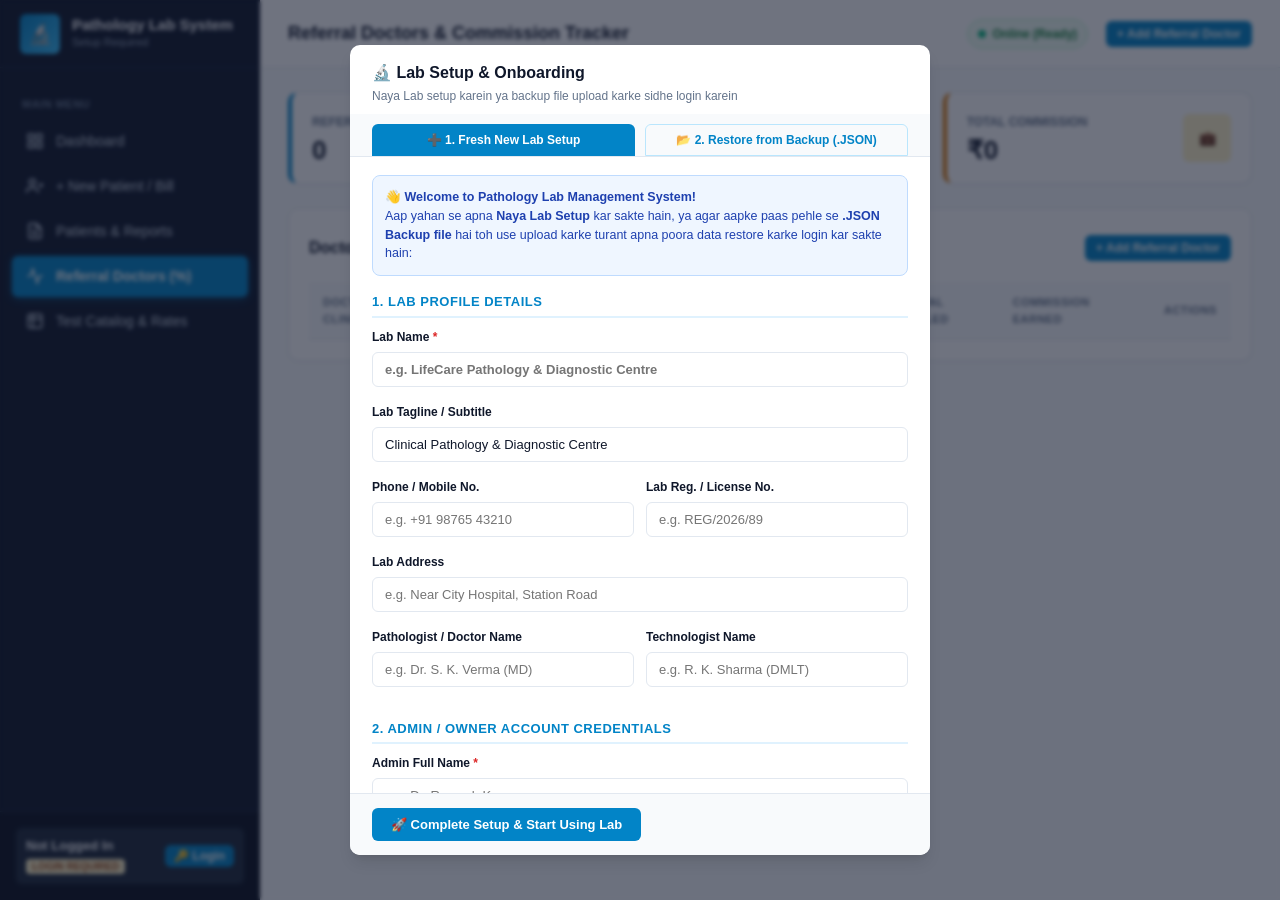
<file: referral-doctors.html>
<!DOCTYPE html>
<html lang="en">
<head>
  <meta charset="UTF-8">
  <meta name="viewport" content="width=device-width, initial-scale=1.0">
  <title>Referral Doctors & Commission - Local Lab Management System</title>
  <meta name="theme-color" content="#0284c7">
  <link rel="manifest" href="manifest.json">
  <link rel="icon" type="image/svg+xml" href="assets/icons/icon.svg">
  <link rel="apple-touch-icon" href="assets/icons/icon-192.png">
  <link rel="stylesheet" href="assets/css/style.css">
  <link rel="stylesheet" href="assets/css/print.css">
</head>
<body>

  <div id="app-container">
    
    <!-- SIDEBAR NAVIGATION -->
    <aside class="sidebar" id="app-sidebar">
      <div class="sidebar-header">
        <div class="lab-icon-box">🔬</div>
        <div class="lab-brand">
          <h2 id="ui-lab-name">City Lab</h2>
          <span id="ui-lab-tagline">Pathology Lab</span>
        </div>
      </div>

      <ul class="sidebar-menu">
        <div class="nav-label">MAIN MENU</div>
        
        <li>
          <a class="nav-item" href="index.html">
            <svg viewBox="0 0 24 24" fill="none" stroke="currentColor" stroke-width="2"><rect x="3" y="3" width="7" height="7"></rect><rect x="14" y="3" width="7" height="7"></rect><rect x="14" y="14" width="7" height="7"></rect><rect x="3" y="14" width="7" height="7"></rect></svg>
            Dashboard
          </a>
        </li>
        
        <li>
          <a class="nav-item" href="new-patient.html">
            <svg viewBox="0 0 24 24" fill="none" stroke="currentColor" stroke-width="2"><path d="M16 21v-2a4 4 0 0 0-4-4H5a4 4 0 0 0-4 4v2"></path><circle cx="8.5" cy="7" r="4"></circle><line x1="20" y1="8" x2="20" y2="14"></line><line x1="23" y1="11" x2="17" y2="11"></line></svg>
            + New Patient / Bill
          </a>
        </li>

        <li>
          <a class="nav-item" href="patients-reports.html">
            <svg viewBox="0 0 24 24" fill="none" stroke="currentColor" stroke-width="2"><path d="M14 2H6a2 2 0 0 0-2 2v16a2 2 0 0 0 2 2h12a2 2 0 0 0 2-2V8z"></path><polyline points="14 2 14 8 20 8"></polyline><line x1="16" y1="13" x2="8" y2="13"></line><line x1="16" y1="17" x2="8" y2="17"></line><polyline points="10 9 9 9 8 9"></polyline></svg>
            Patients & Reports
          </a>
        </li>

        <li>
          <a class="nav-item active" href="referral-doctors.html">
            <svg viewBox="0 0 24 24" fill="none" stroke="currentColor" stroke-width="2"><path d="M22 12h-4l-3 9L9 3l-3 9H2"></path></svg>
            Referral Doctors (%)
          </a>
        </li>

        <li>
          <a class="nav-item" href="test-catalog.html">
            <svg viewBox="0 0 24 24" fill="none" stroke="currentColor" stroke-width="2"><path d="M9 3H5a2 2 0 0 0-2 2v4m6-6h10a2 2 0 0 1 2 2v4M9 3v18m0 0h10a2 2 0 0 0 2-2V9M9 21H5a2 2 0 0 1-2-2V9m0 0h18"></path></svg>
            Test Catalog & Rates
          </a>
        </li>

        <div class="nav-label admin-only">ADMIN CONTROLS</div>

        <li class="admin-only">
          <a class="nav-item" href="staff.html">
            <svg viewBox="0 0 24 24" fill="none" stroke="currentColor" stroke-width="2"><path d="M17 21v-2a4 4 0 0 0-4-4H5a4 4 0 0 0-4 4v2"></path><circle cx="9" cy="7" r="4"></circle><path d="M23 21v-2a4 4 0 0 0-3-3.87"></path><path d="M16 3.13a4 4 0 0 1 0 7.75"></path></svg>
            Staff Accounts
          </a>
        </li>

        <li class="admin-only">
          <a class="nav-item" href="settings.html">
            <svg viewBox="0 0 24 24" fill="none" stroke="currentColor" stroke-width="2"><circle cx="12" cy="12" r="3"></circle><path d="M19.4 15a1.65 1.65 0 0 0 .33 1.82l.06.06a2 2 0 0 1 0 2.83 2 2 0 0 1-2.83 0l-.06-.06a1.65 1.65 0 0 0-1.82-.33 1.65 1.65 0 0 0-1 1.51V21a2 2 0 0 1-2 2 2 2 0 0 1-2-2v-.09A1.65 1.65 0 0 0 9 19.4a1.65 1.65 0 0 0-1.82.33l-.06.06a2 2 0 0 1-2.83 0 2 2 0 0 1 0-2.83l.06-.06a1.65 1.65 0 0 0 .33-1.82 1.65 1.65 0 0 0-1.51-1H3a2 2 0 0 1-2-2 2 2 0 0 1 2-2h.09A1.65 1.65 0 0 0 4.6 9a1.65 1.65 0 0 0-.33-1.82l-.06-.06a2 2 0 0 1 0-2.83 2 2 0 0 1 2.83 0l.06.06a1.65 1.65 0 0 0 1.82.33H9a1.65 1.65 0 0 0 1-1.51V3a2 2 0 0 1 2-2 2 2 0 0 1 2 2v.09a1.65 1.65 0 0 0 1 1.51 1.65 1.65 0 0 0 1.82-.33l.06-.06a2 2 0 0 1 2.83 0 2 2 0 0 1 0 2.83l-.06.06a1.65 1.65 0 0 0-.33 1.82V9a1.65 1.65 0 0 0 1.51 1H21a2 2 0 0 1 2 2 2 2 0 0 1-2 2h-.09a1.65 1.65 0 0 0-1.51 1z"></path></svg>
            Settings & Backup
          </a>
        </li>
      </ul>

      <div class="sidebar-footer">
        <div class="user-badge">
          <div style="flex:1; overflow:hidden;">
            <div id="ui-user-name" style="font-weight:700; font-size:13px; color:#fff; white-space:nowrap; overflow:hidden; text-overflow:ellipsis;">User</div>
            <span id="ui-user-role" class="role-pill staff">STAFF</span>
          </div>
          <button class="btn btn-outline btn-sm" id="btn-sidebar-auth" style="color:#cbd5e1; border-color:#334155; padding:4px 8px;" onclick="window.app.handleAuthClick()" title="Logout / Login">
            Logout
          </button>
        </div>
      </div>
    </aside>

    <!-- MAIN APP WRAPPER -->
    <div class="main-wrapper">
      
      <!-- TOPBAR -->
      <header class="topbar">
        <div class="topbar-left">
          <h1 class="page-title">Referral Doctors & Commission Tracker</h1>
        </div>
        <div class="topbar-right">
          <button class="btn btn-primary btn-sm" onclick="document.getElementById('doc-id-input').value=''; document.getElementById('form-doctor').reset(); window.app.showModal('modal-add-doctor');">
            + Add Referral Doctor
          </button>
        </div>
      </header>

      <!-- CONTENT AREA -->
      <main class="content-area">
        
        <!-- Summary Cards -->
        <div class="grid-cols-3" style="margin-bottom:24px;">
          <div class="card stat-card">
            <div class="stat-info">
              <h4>Referred Patients</h4>
              <div class="stat-value" id="doc-stat-patients">0</div>
            </div>
            <div class="stat-icon">👥</div>
          </div>

          <div class="card stat-card green">
            <div class="stat-info">
              <h4>Total Test Billing</h4>
              <div class="stat-value" id="doc-stat-billed">₹0</div>
            </div>
            <div class="stat-icon green">₹</div>
          </div>

          <div class="card stat-card amber">
            <div class="stat-info">
              <h4>Total Commission</h4>
              <div class="stat-value" id="doc-stat-commission">₹0</div>
            </div>
            <div class="stat-icon amber">💼</div>
          </div>
        </div>

        <div class="card">
          <div style="display:flex; justify-content:space-between; align-items:center; margin-bottom:16px;">
            <div style="display:flex; align-items:center; gap:12px;">
              <h3 style="font-size:16px; font-weight:700;">Doctor Referral & Commission Ledger</h3>
              <select id="doctor-time-filter" class="form-control" style="width:140px;">
                <option value="all">All Time</option>
                <option value="today">Today</option>
                <option value="month">This Month</option>
              </select>
            </div>
            <button class="btn btn-primary btn-sm" onclick="document.getElementById('doc-id-input').value=''; document.getElementById('form-doctor').reset(); window.app.showModal('modal-add-doctor');">
              + Add Referral Doctor
            </button>
          </div>

          <div class="table-responsive">
            <table class="table">
              <thead>
                <tr>
                  <th>Doctor Name & Clinic</th>
                  <th>Contact Phone</th>
                  <th>Commission Rate (%)</th>
                  <th>Patients Referred</th>
                  <th>Total Billed</th>
                  <th>Commission Earned</th>
                  <th>Actions</th>
                </tr>
              </thead>
              <tbody id="doctors-table-body">
                <!-- Populated dynamically -->
              </tbody>
            </table>
          </div>
        </div>

      </main>

    </div>

  </div>

  <!-- ADD / EDIT DOCTOR MODAL -->
  <div class="modal-backdrop" id="modal-add-doctor">
    <div class="modal-dialog" style="max-width:480px;">
      <div class="modal-header">
        <h3>Referral Doctor Details</h3>
        <button class="modal-close" onclick="window.app.closeModal('modal-add-doctor')">&times;</button>
      </div>
      <div class="modal-body">
        <form id="form-doctor" onsubmit="event.preventDefault(); window.app.saveDoctorForm();">
          <input type="hidden" id="doc-id-input">
          <div class="form-group">
            <label class="form-label required">Doctor Full Name</label>
            <input type="text" id="doc-name-input" class="form-control" placeholder="e.g. Dr. R. K. Sharma">
          </div>
          <div class="form-group">
            <label class="form-label">Degree / Specialization</label>
            <input type="text" id="doc-degree-input" class="form-control" placeholder="e.g. MBBS, MD (Medicine)">
          </div>
          <div class="form-group">
            <label class="form-label">Clinic / Hospital Name</label>
            <input type="text" id="doc-hospital-input" class="form-control" placeholder="e.g. Sharma Clinic">
          </div>
          <div style="display:grid; grid-template-columns: 1fr 1fr; gap:12px;">
            <div class="form-group">
              <label class="form-label">Phone Number</label>
              <input type="tel" id="doc-phone-input" class="form-control" placeholder="e.g. 9812345678">
            </div>
            <div class="form-group">
              <label class="form-label required">Commission Rate (%)</label>
              <input type="number" id="doc-rate-input" class="form-control" placeholder="e.g. 15" value="15">
            </div>
          </div>
        </form>
      </div>
      <div class="modal-footer">
        <button class="btn btn-secondary" onclick="window.app.closeModal('modal-add-doctor')">Cancel</button>
        <button class="btn btn-primary" onclick="window.app.saveDoctorForm()">Save Doctor</button>
      </div>
    </div>
  </div>

  <div id="toast-container"></div>

  <!-- SCRIPTS -->
  <script src="assets/js/db.js?v=2.3"></script>
  <script src="assets/js/tests-catalog.js?v=2.3"></script>
  <script src="assets/js/auth.js?v=2.3"></script>
  <script src="assets/js/doctors.js?v=2.3"></script>
  <script src="assets/js/patient-billing.js?v=2.3"></script>
  <script src="assets/js/report-entry.js?v=2.3"></script>
  <script src="assets/js/report-print.js?v=2.3"></script>
  <script src="assets/js/backup.js?v=2.3"></script>
  <script src="assets/js/app.js?v=2.3"></script>

  <script>
    document.addEventListener('DOMContentLoaded', () => {
      window.app.init('referral-doctors');
    });
  </script>

</body>
</html>
</file>
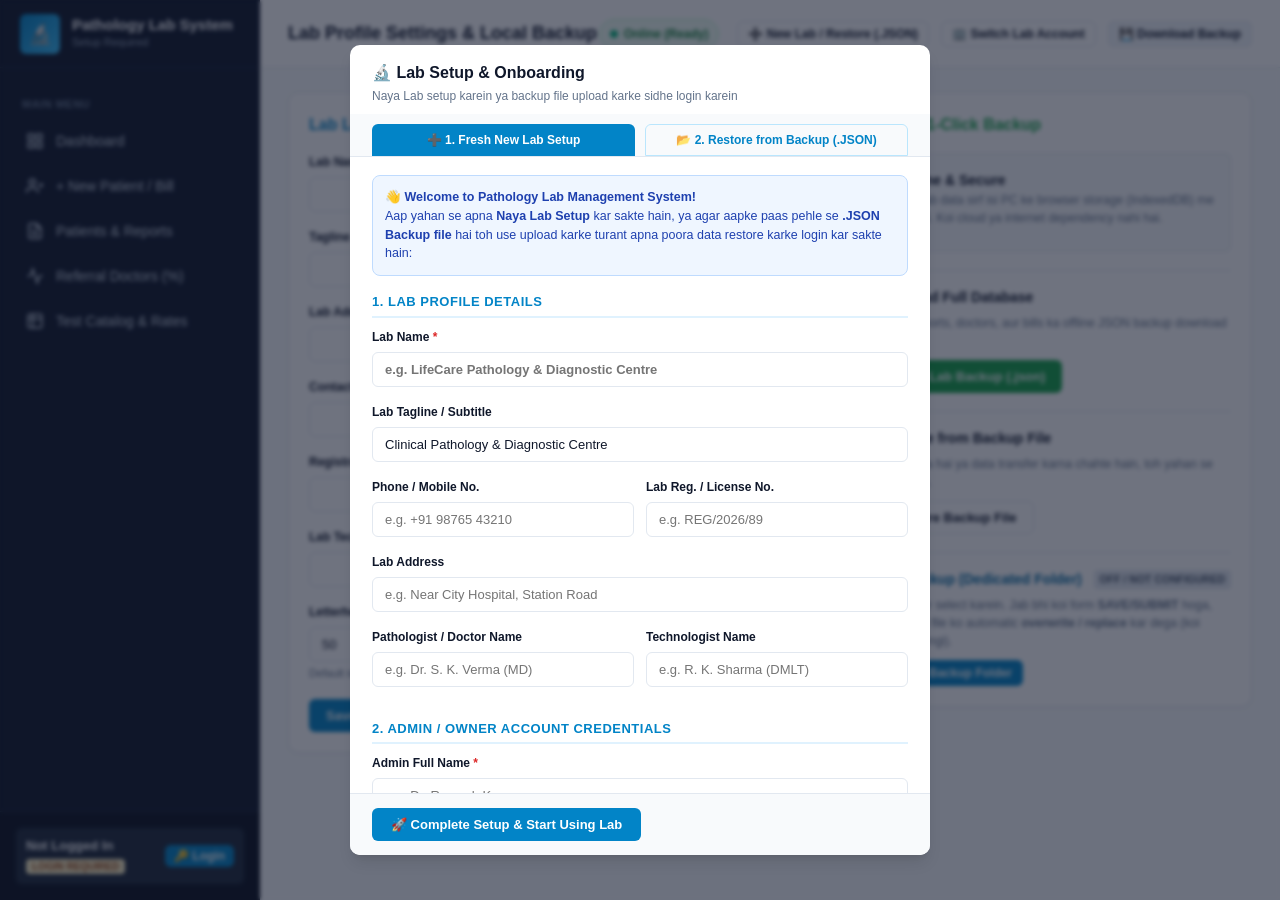
<file: settings.html>
<!DOCTYPE html>
<html lang="en">
<head>
  <meta charset="UTF-8">
  <meta name="viewport" content="width=device-width, initial-scale=1.0">
  <title>Settings & Backup - Local Lab Management System</title>
  <meta name="theme-color" content="#0284c7">
  <link rel="manifest" href="manifest.json">
  <link rel="icon" type="image/svg+xml" href="assets/icons/icon.svg">
  <link rel="apple-touch-icon" href="assets/icons/icon-192.png">
  <link rel="stylesheet" href="assets/css/style.css">
  <link rel="stylesheet" href="assets/css/print.css">
</head>
<body>

  <div id="app-container">
    
    <!-- SIDEBAR NAVIGATION -->
    <aside class="sidebar" id="app-sidebar">
      <div class="sidebar-header">
        <div class="lab-icon-box">🔬</div>
        <div class="lab-brand">
          <h2 id="ui-lab-name">City Lab</h2>
          <span id="ui-lab-tagline">Pathology Lab</span>
        </div>
      </div>

      <ul class="sidebar-menu">
        <div class="nav-label">MAIN MENU</div>
        
        <li>
          <a class="nav-item" href="index.html">
            <svg viewBox="0 0 24 24" fill="none" stroke="currentColor" stroke-width="2"><rect x="3" y="3" width="7" height="7"></rect><rect x="14" y="3" width="7" height="7"></rect><rect x="14" y="14" width="7" height="7"></rect><rect x="3" y="14" width="7" height="7"></rect></svg>
            Dashboard
          </a>
        </li>
        
        <li>
          <a class="nav-item" href="new-patient.html">
            <svg viewBox="0 0 24 24" fill="none" stroke="currentColor" stroke-width="2"><path d="M16 21v-2a4 4 0 0 0-4-4H5a4 4 0 0 0-4 4v2"></path><circle cx="8.5" cy="7" r="4"></circle><line x1="20" y1="8" x2="20" y2="14"></line><line x1="23" y1="11" x2="17" y2="11"></line></svg>
            + New Patient / Bill
          </a>
        </li>

        <li>
          <a class="nav-item" href="patients-reports.html">
            <svg viewBox="0 0 24 24" fill="none" stroke="currentColor" stroke-width="2"><path d="M14 2H6a2 2 0 0 0-2 2v16a2 2 0 0 0 2 2h12a2 2 0 0 0 2-2V8z"></path><polyline points="14 2 14 8 20 8"></polyline><line x1="16" y1="13" x2="8" y2="13"></line><line x1="16" y1="17" x2="8" y2="17"></line><polyline points="10 9 9 9 8 9"></polyline></svg>
            Patients & Reports
          </a>
        </li>

        <li>
          <a class="nav-item" href="referral-doctors.html">
            <svg viewBox="0 0 24 24" fill="none" stroke="currentColor" stroke-width="2"><path d="M22 12h-4l-3 9L9 3l-3 9H2"></path></svg>
            Referral Doctors (%)
          </a>
        </li>

        <li>
          <a class="nav-item" href="test-catalog.html">
            <svg viewBox="0 0 24 24" fill="none" stroke="currentColor" stroke-width="2"><path d="M9 3H5a2 2 0 0 0-2 2v4m6-6h10a2 2 0 0 1 2 2v4M9 3v18m0 0h10a2 2 0 0 0 2-2V9M9 21H5a2 2 0 0 1-2-2V9m0 0h18"></path></svg>
            Test Catalog & Rates
          </a>
        </li>

        <div class="nav-label admin-only">ADMIN CONTROLS</div>

        <li class="admin-only">
          <a class="nav-item" href="staff.html">
            <svg viewBox="0 0 24 24" fill="none" stroke="currentColor" stroke-width="2"><path d="M17 21v-2a4 4 0 0 0-4-4H5a4 4 0 0 0-4 4v2"></path><circle cx="9" cy="7" r="4"></circle><path d="M23 21v-2a4 4 0 0 0-3-3.87"></path><path d="M16 3.13a4 4 0 0 1 0 7.75"></path></svg>
            Staff Accounts
          </a>
        </li>

        <li class="admin-only">
          <a class="nav-item active" href="settings.html">
            <svg viewBox="0 0 24 24" fill="none" stroke="currentColor" stroke-width="2"><circle cx="12" cy="12" r="3"></circle><path d="M19.4 15a1.65 1.65 0 0 0 .33 1.82l.06.06a2 2 0 0 1 0 2.83 2 2 0 0 1-2.83 0l-.06-.06a1.65 1.65 0 0 0-1.82-.33 1.65 1.65 0 0 0-1 1.51V21a2 2 0 0 1-2 2 2 2 0 0 1-2-2v-.09A1.65 1.65 0 0 0 9 19.4a1.65 1.65 0 0 0-1.82.33l-.06.06a2 2 0 0 1-2.83 0 2 2 0 0 1 0-2.83l.06-.06a1.65 1.65 0 0 0 .33-1.82 1.65 1.65 0 0 0-1.51-1H3a2 2 0 0 1-2-2 2 2 0 0 1 2-2h.09A1.65 1.65 0 0 0 4.6 9a1.65 1.65 0 0 0-.33-1.82l-.06-.06a2 2 0 0 1 0-2.83 2 2 0 0 1 2.83 0l.06.06a1.65 1.65 0 0 0 1.82.33H9a1.65 1.65 0 0 0 1-1.51V3a2 2 0 0 1 2-2 2 2 0 0 1 2 2v.09a1.65 1.65 0 0 0 1 1.51 1.65 1.65 0 0 0 1.82-.33l.06-.06a2 2 0 0 1 2.83 0 2 2 0 0 1 0 2.83l-.06.06a1.65 1.65 0 0 0-.33 1.82V9a1.65 1.65 0 0 0 1.51 1H21a2 2 0 0 1 2 2 2 2 0 0 1-2 2h-.09a1.65 1.65 0 0 0-1.51 1z"></path></svg>
            Settings & Backup
          </a>
        </li>
      </ul>

      <div class="sidebar-footer">
        <div class="user-badge">
          <div style="flex:1; overflow:hidden;">
            <div id="ui-user-name" style="font-weight:700; font-size:13px; color:#fff; white-space:nowrap; overflow:hidden; text-overflow:ellipsis;">Admin</div>
            <span id="ui-user-role" class="role-pill admin">ADMIN</span>
          </div>
          <button class="btn btn-outline btn-sm" id="btn-sidebar-auth" style="color:#cbd5e1; border-color:#334155; padding:4px 8px;" onclick="window.app.handleAuthClick()" title="Logout / Login">
            Logout
          </button>
        </div>
      </div>
    </aside>

    <!-- MAIN APP WRAPPER -->
    <div class="main-wrapper">
      
      <!-- TOPBAR -->
      <header class="topbar">
        <div class="topbar-left">
          <h1 class="page-title">Lab Profile Settings & Local Backup</h1>
        </div>
        <div class="topbar-right">
          <button class="btn btn-outline btn-sm" onclick="window.app.openCreateLabModal(false)" title="Setup a fresh new Lab Account or Restore from Backup">
            ➕ New Lab / Restore (.JSON)
          </button>
          <button class="btn btn-outline btn-sm" onclick="window.app.openSwitchLabModal()" title="Switch or Create another Lab Account">
            🏢 Switch Lab Account
          </button>
          <button class="btn btn-secondary btn-sm" onclick="window.app.triggerBackupDownload()">
            💾 Download Backup
          </button>
        </div>
      </header>

      <!-- CONTENT AREA -->
      <main class="content-area">
        <div class="grid-cols-2" style="align-items:flex-start;">
          
          <!-- Lab Profile Settings -->
          <div class="card">
            <h3 style="font-size:16px; font-weight:700; margin-bottom:16px; color:#0284c7;">Lab Letterhead & Profile Settings</h3>
            
            <div class="form-group">
              <label class="form-label required">Lab Name</label>
              <input type="text" id="setting-lab-name" class="form-control">
            </div>

            <div class="form-group">
              <label class="form-label">Tagline / Subtitle</label>
              <input type="text" id="setting-lab-tagline" class="form-control">
            </div>

            <div class="form-group">
              <label class="form-label">Lab Address</label>
              <input type="text" id="setting-lab-address" class="form-control">
            </div>

            <div style="display:grid; grid-template-columns: 1fr 1fr; gap:12px;">
              <div class="form-group">
                <label class="form-label">Contact Phone</label>
                <input type="text" id="setting-lab-phone" class="form-control">
              </div>
              <div class="form-group">
                <label class="form-label">Email</label>
                <input type="text" id="setting-lab-email" class="form-control">
              </div>
            </div>

            <div class="form-group">
              <label class="form-label">Registration / License No.</label>
              <input type="text" id="setting-lab-regno" class="form-control">
            </div>

            <div style="display:grid; grid-template-columns: 1fr 1fr; gap:12px;">
              <div class="form-group">
                <label class="form-label">Lab Technologist Name</label>
                <input type="text" id="setting-lab-technologist" class="form-control">
              </div>
              <div class="form-group">
                <label class="form-label">Consultant Pathologist Name</label>
                <input type="text" id="setting-lab-pathologist" class="form-control">
              </div>
            </div>

            <div class="form-group">
              <label class="form-label">Letterhead Top Margin (for Mode 2 Blank Print in mm)</label>
              <input type="number" id="setting-letterhead-margin" class="form-control" value="50">
              <small style="color:#64748b; font-size:11px;">Default is 50mm (~2 inches) to clear pre-printed hospital stationery.</small>
            </div>

            <button class="btn btn-primary" onclick="window.app.saveLabSettings()">
              Save Lab Profile
            </button>
          </div>

          <!-- Offline Backup & Security Card -->
          <div class="card">
            <h3 style="font-size:16px; font-weight:700; margin-bottom:16px; color:#16a34a;">Local Storage & 1-Click Backup</h3>
            
            <div style="background:#f8fafc; border:1px solid #e2e8f0; border-radius:6px; padding:16px; margin-bottom:18px;">
              <div style="display:flex; align-items:center; gap:10px; margin-bottom:8px;">
                <span style="font-size:24px;">🔒</span>
                <div>
                  <strong style="color:#0f172a; font-size:14px;">100% Offline & Secure</strong>
                  <p style="font-size:12px; color:#64748b;">
                    Aapka sara lab data sirf isi PC ke browser storage (IndexedDB) me safe rehta hai. Koi cloud ya internet dependency nahi hai.
                  </p>
                </div>
              </div>
            </div>

            <div style="border-top:1px solid #e2e8f0; padding-top:16px;">
              <h4 style="font-size:14px; font-weight:700; margin-bottom:6px;">1. Export / Download Full Database</h4>
              <p style="font-size:12px; color:#64748b; margin-bottom:10px;">
                Apne sabhi patients, reports, doctors, aur bills ka offline JSON backup download karein.
              </p>
              <button class="btn btn-success" onclick="window.app.triggerBackupDownload()">
                💾 Download Full Lab Backup (.json)
              </button>
            </div>

            <div style="border-top:1px solid #e2e8f0; padding-top:16px; margin-top:18px;">
              <h4 style="font-size:14px; font-weight:700; margin-bottom:6px;">2. Restore Database from Backup File</h4>
              <p style="font-size:12px; color:#64748b; margin-bottom:10px;">
                Agar aapne naya PC liya hai ya data transfer karna chahte hain, toh yahan se backup file select karein.
              </p>
              <input type="file" id="backup-file-input" accept=".json" style="display:none;" onchange="window.app.triggerRestoreBackup(event)">
              <button class="btn btn-outline" onclick="document.getElementById('backup-file-input').click()">
                📂 Select & Restore Backup File
              </button>
            </div>

            <!-- 3. LIVE AUTOMATIC BACKUP (FILE SYSTEM ACCESS) -->
            <div style="border-top:1px solid #e2e8f0; padding-top:16px; margin-top:18px;">
              <div style="display:flex; justify-content:space-between; align-items:center; margin-bottom:6px;">
                <h4 style="font-size:14px; font-weight:700; margin:0; color:#0369a1;">
                  🔄 3. Live Auto-Backup (Dedicated Folder)
                </h4>
                <span id="auto-backup-status-badge" class="role-pill" style="background:#e2e8f0; color:#475569; font-size:10.5px;">
                  OFF / Not Configured
                </span>
              </div>
              <p style="font-size:12px; color:#64748b; margin-bottom:10px;">
                Apne PC ka koi ek folder select karein. Jab bhi koi form <strong>SAVE/SUBMIT</strong> hoga, yeh usi folder me purani file ko automatic <strong>overwrite / replace</strong> kar dega (koi duplicate files nahi banengi).
              </p>

              <div id="auto-backup-info-box" style="display:none; background:#f0fdf4; border:1px solid #bbf7d0; border-radius:6px; padding:10px 12px; margin-bottom:12px; font-size:12px; color:#166534;">
                <div><strong>📁 Dedicated Folder:</strong> <span id="auto-backup-folder-name" style="font-weight:700;">-</span></div>
                <div style="margin-top:3px;"><strong>🕒 Last Overwrite / Sync:</strong> <span id="auto-backup-last-time">Never</span></div>
                <div style="margin-top:3px;"><strong>📄 Auto-File:</strong> <code>Lab_AutoBackup_Data.json</code></div>
              </div>

              <div style="display:flex; gap:8px; flex-wrap:wrap;">
                <button id="btn-setup-auto-backup" class="btn btn-primary btn-sm" onclick="window.app.setupAutoBackup()">
                  📁 Select Dedicated Backup Folder
                </button>
                <button id="btn-test-auto-backup" class="btn btn-outline btn-sm" style="display:none;" onclick="window.app.testAutoBackupNow()">
                  🔄 Test Sync Now
                </button>
                <button id="btn-disable-auto-backup" class="btn btn-outline btn-sm" style="display:none; color:#ef4444; border-color:#fca5a5;" onclick="window.app.disableAutoBackup()">
                  ✕ Disconnect
                </button>
              </div>
            </div>

          </div>

        </div>
      </main>

    </div>

  </div>

  <div id="toast-container"></div>

  <!-- SCRIPTS -->
  <script src="assets/js/db.js?v=2.3"></script>
  <script src="assets/js/tests-catalog.js?v=2.3"></script>
  <script src="assets/js/auth.js?v=2.3"></script>
  <script src="assets/js/doctors.js?v=2.3"></script>
  <script src="assets/js/patient-billing.js?v=2.3"></script>
  <script src="assets/js/report-entry.js?v=2.3"></script>
  <script src="assets/js/report-print.js?v=2.3"></script>
  <script src="assets/js/backup.js?v=2.3"></script>
  <script src="assets/js/app.js?v=2.3"></script>

  <script>
    document.addEventListener('DOMContentLoaded', () => {
      window.app.init('settings');
    });
  </script>

</body>
</html>
</file>
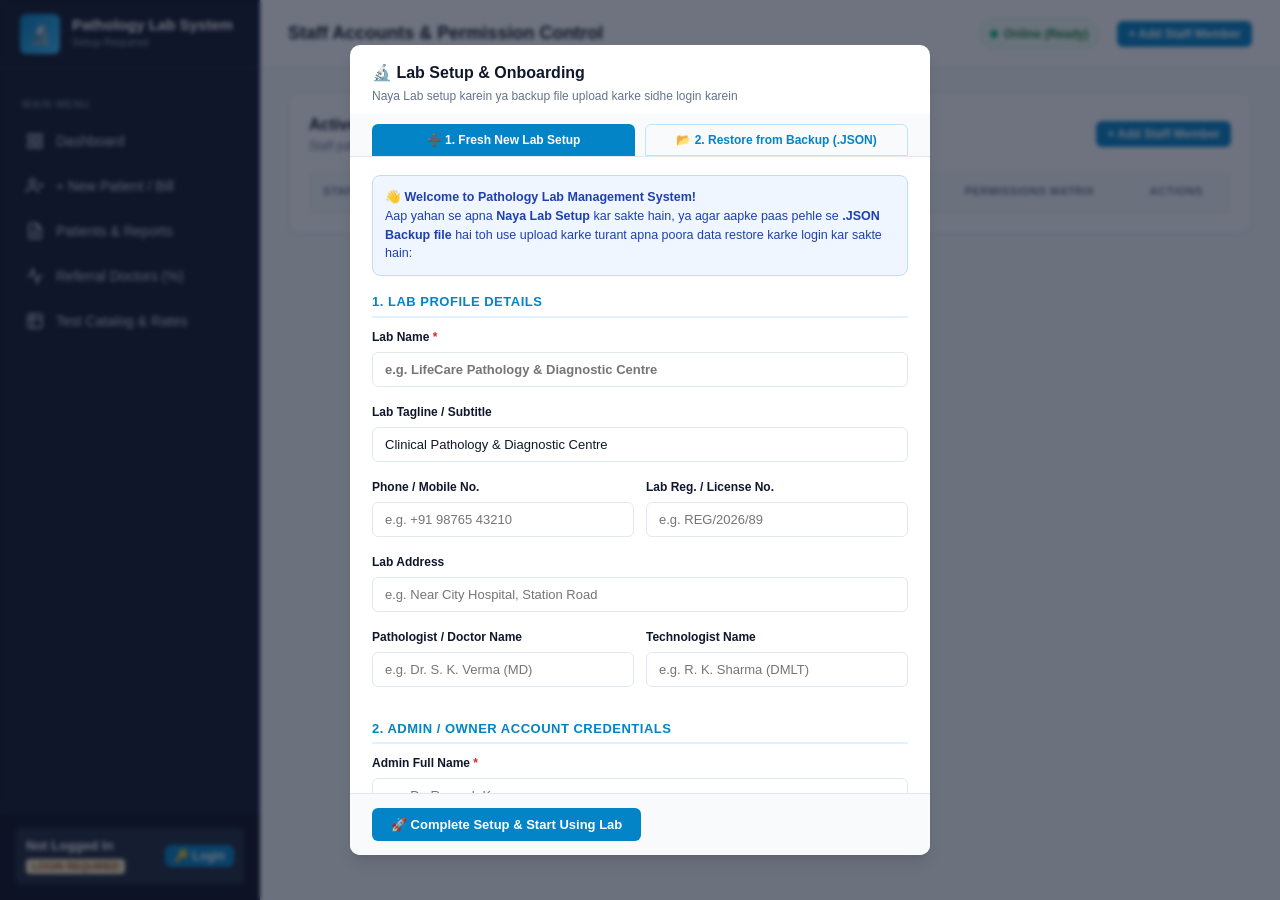
<file: staff.html>
<!DOCTYPE html>
<html lang="en">
<head>
  <meta charset="UTF-8">
  <meta name="viewport" content="width=device-width, initial-scale=1.0">
  <title>Staff Accounts - Local Lab Management System</title>
  <meta name="theme-color" content="#0284c7">
  <link rel="manifest" href="manifest.json">
  <link rel="icon" type="image/svg+xml" href="assets/icons/icon.svg">
  <link rel="apple-touch-icon" href="assets/icons/icon-192.png">
  <link rel="stylesheet" href="assets/css/style.css">
  <link rel="stylesheet" href="assets/css/print.css">
</head>
<body>

  <div id="app-container">
    
    <!-- SIDEBAR NAVIGATION -->
    <aside class="sidebar" id="app-sidebar">
      <div class="sidebar-header">
        <div class="lab-icon-box">🔬</div>
        <div class="lab-brand">
          <h2 id="ui-lab-name">City Lab</h2>
          <span id="ui-lab-tagline">Pathology Lab</span>
        </div>
      </div>

      <ul class="sidebar-menu">
        <div class="nav-label">MAIN MENU</div>
        
        <li>
          <a class="nav-item" href="index.html">
            <svg viewBox="0 0 24 24" fill="none" stroke="currentColor" stroke-width="2"><rect x="3" y="3" width="7" height="7"></rect><rect x="14" y="3" width="7" height="7"></rect><rect x="14" y="14" width="7" height="7"></rect><rect x="3" y="14" width="7" height="7"></rect></svg>
            Dashboard
          </a>
        </li>
        
        <li>
          <a class="nav-item" href="new-patient.html">
            <svg viewBox="0 0 24 24" fill="none" stroke="currentColor" stroke-width="2"><path d="M16 21v-2a4 4 0 0 0-4-4H5a4 4 0 0 0-4 4v2"></path><circle cx="8.5" cy="7" r="4"></circle><line x1="20" y1="8" x2="20" y2="14"></line><line x1="23" y1="11" x2="17" y2="11"></line></svg>
            + New Patient / Bill
          </a>
        </li>

        <li>
          <a class="nav-item" href="patients-reports.html">
            <svg viewBox="0 0 24 24" fill="none" stroke="currentColor" stroke-width="2"><path d="M14 2H6a2 2 0 0 0-2 2v16a2 2 0 0 0 2 2h12a2 2 0 0 0 2-2V8z"></path><polyline points="14 2 14 8 20 8"></polyline><line x1="16" y1="13" x2="8" y2="13"></line><line x1="16" y1="17" x2="8" y2="17"></line><polyline points="10 9 9 9 8 9"></polyline></svg>
            Patients & Reports
          </a>
        </li>

        <li>
          <a class="nav-item" href="referral-doctors.html">
            <svg viewBox="0 0 24 24" fill="none" stroke="currentColor" stroke-width="2"><path d="M22 12h-4l-3 9L9 3l-3 9H2"></path></svg>
            Referral Doctors (%)
          </a>
        </li>

        <li>
          <a class="nav-item" href="test-catalog.html">
            <svg viewBox="0 0 24 24" fill="none" stroke="currentColor" stroke-width="2"><path d="M9 3H5a2 2 0 0 0-2 2v4m6-6h10a2 2 0 0 1 2 2v4M9 3v18m0 0h10a2 2 0 0 0 2-2V9M9 21H5a2 2 0 0 1-2-2V9m0 0h18"></path></svg>
            Test Catalog & Rates
          </a>
        </li>

        <div class="nav-label admin-only">ADMIN CONTROLS</div>

        <li class="admin-only">
          <a class="nav-item active" href="staff.html">
            <svg viewBox="0 0 24 24" fill="none" stroke="currentColor" stroke-width="2"><path d="M17 21v-2a4 4 0 0 0-4-4H5a4 4 0 0 0-4 4v2"></path><circle cx="9" cy="7" r="4"></circle><path d="M23 21v-2a4 4 0 0 0-3-3.87"></path><path d="M16 3.13a4 4 0 0 1 0 7.75"></path></svg>
            Staff Accounts
          </a>
        </li>

        <li class="admin-only">
          <a class="nav-item" href="settings.html">
            <svg viewBox="0 0 24 24" fill="none" stroke="currentColor" stroke-width="2"><circle cx="12" cy="12" r="3"></circle><path d="M19.4 15a1.65 1.65 0 0 0 .33 1.82l.06.06a2 2 0 0 1 0 2.83 2 2 0 0 1-2.83 0l-.06-.06a1.65 1.65 0 0 0-1.82-.33 1.65 1.65 0 0 0-1 1.51V21a2 2 0 0 1-2 2 2 2 0 0 1-2-2v-.09A1.65 1.65 0 0 0 9 19.4a1.65 1.65 0 0 0-1.82.33l-.06.06a2 2 0 0 1-2.83 0 2 2 0 0 1 0-2.83l.06-.06a1.65 1.65 0 0 0 .33-1.82 1.65 1.65 0 0 0-1.51-1H3a2 2 0 0 1-2-2 2 2 0 0 1 2-2h.09A1.65 1.65 0 0 0 4.6 9a1.65 1.65 0 0 0-.33-1.82l-.06-.06a2 2 0 0 1 0-2.83 2 2 0 0 1 2.83 0l.06.06a1.65 1.65 0 0 0 1.82.33H9a1.65 1.65 0 0 0 1-1.51V3a2 2 0 0 1 2-2 2 2 0 0 1 2 2v.09a1.65 1.65 0 0 0 1 1.51 1.65 1.65 0 0 0 1.82-.33l.06-.06a2 2 0 0 1 2.83 0 2 2 0 0 1 0 2.83l-.06.06a1.65 1.65 0 0 0-.33 1.82V9a1.65 1.65 0 0 0 1.51 1H21a2 2 0 0 1 2 2 2 2 0 0 1-2 2h-.09a1.65 1.65 0 0 0-1.51 1z"></path></svg>
            Settings & Backup
          </a>
        </li>
      </ul>

      <div class="sidebar-footer">
        <div class="user-badge">
          <div style="flex:1; overflow:hidden;">
            <div id="ui-user-name" style="font-weight:700; font-size:13px; color:#fff; white-space:nowrap; overflow:hidden; text-overflow:ellipsis;">Admin</div>
            <span id="ui-user-role" class="role-pill admin">ADMIN</span>
          </div>
          <button class="btn btn-outline btn-sm" id="btn-sidebar-auth" style="color:#cbd5e1; border-color:#334155; padding:4px 8px;" onclick="window.app.handleAuthClick()" title="Logout / Login">
            Logout
          </button>
        </div>
      </div>
    </aside>

    <!-- MAIN APP WRAPPER -->
    <div class="main-wrapper">
      
      <!-- TOPBAR -->
      <header class="topbar">
        <div class="topbar-left">
          <h1 class="page-title">Staff Accounts & Permission Control</h1>
        </div>
        <div class="topbar-right">
          <button class="btn btn-primary btn-sm" onclick="document.getElementById('form-staff').reset(); window.app.showModal('modal-add-staff');">
            + Add Staff Member
          </button>
        </div>
      </header>

      <!-- CONTENT AREA -->
      <main class="content-area">
        <div class="card">
          <div style="display:flex; justify-content:space-between; align-items:center; margin-bottom:16px;">
            <div>
              <h3 style="font-size:16px; font-weight:700;">Active Staff Accounts</h3>
              <p style="font-size:12px; color:#64748b;">
                Staff patient add kar sakta hai aur test results print kar sakta hai. Discount dene ke liye Admin PIN zaroori hai.
              </p>
            </div>
            <button class="btn btn-primary btn-sm" onclick="document.getElementById('form-staff').reset(); window.app.showModal('modal-add-staff');">
              + Add Staff Member
            </button>
          </div>

          <div class="table-responsive">
            <table class="table">
              <thead>
                <tr>
                  <th>Staff Name</th>
                  <th>Username</th>
                  <th>Phone Number</th>
                  <th>Account Status</th>
                  <th>Login PIN</th>
                  <th>Permissions Matrix</th>
                  <th>Actions</th>
                </tr>
              </thead>
              <tbody id="staff-table-body">
                <!-- Populated dynamically -->
              </tbody>
            </table>
          </div>
        </div>
      </main>

    </div>

  </div>

  <!-- ADD STAFF MODAL (STEP 1: ADMIN INITIATION) -->
  <div class="modal-backdrop" id="modal-add-staff">
    <div class="modal-dialog" style="max-width:540px;">
      <div class="modal-header">
        <div>
          <h3 style="margin:0;">➕ Add New Staff Member</h3>
          <span style="font-size:12px; color:#64748b;">Step 1: Admin Onboarding (Name & Phone Only)</span>
        </div>
        <button class="modal-close" onclick="window.app.closeModal('modal-add-staff')">&times;</button>
      </div>
      <div class="modal-body" style="max-height:78vh; overflow-y:auto;">
        <form id="form-staff" onsubmit="event.preventDefault(); window.app.saveNewStaffForm();">
          
          <div style="background:#f0f9ff; border:1px solid #bae6fd; border-radius:8px; padding:10px 12px; margin-bottom:14px; font-size:12px; color:#0369a1;">
            <strong>ℹ️ Step 1 Initiation:</strong> Admin sirf Staff ka Name, Mobile Number aur Permissions set karega. Staff apna <strong>Username aur secret 4-Digit PIN khud</strong> login screen par jaakar set karega. PIN Admin ko bhi nahi dikhega.
          </div>

          <div class="form-group">
            <label class="form-label required">Staff Full Name</label>
            <input type="text" id="staff-name-input" class="form-control" placeholder="e.g. Amit Kumar" required>
          </div>
          
          <div class="form-group">
            <label class="form-label required">Staff Mobile Phone Number</label>
            <input type="tel" id="staff-phone-input" class="form-control" placeholder="e.g. 9876543210" required>
            <span style="font-size:11px; color:#64748b; margin-top:3px; display:block;">Isi mobile number se staff apna account identify karke 4-digit PIN create karega.</span>
          </div>

          <!-- Staff Permissions Control Panel -->
          <div style="margin-top:16px; padding:14px; background:#f8fafc; border:1px solid #cbd5e1; border-radius:8px;">
            <div style="margin-bottom:10px;">
              <strong style="font-size:13px; color:#0f172a; display:flex; align-items:center; gap:6px;">
                <span>🛡️</span> Staff Granular Permissions (Admin Configured)
              </strong>
              <p style="font-size:11.5px; color:#64748b; margin:4px 0 0 0;">
                By default, Staff sirf <strong>New Test</strong> aur <strong>New Doctor add</strong> kar sakega. Lekin add karne ke baad Edit/Delete ya Rate change karne ke liye Admin dwara niche permissions allow karein:
              </p>
            </div>

            <div style="display:flex; flex-direction:column; gap:8px;">
              <label style="display:flex; align-items:flex-start; gap:8px; font-size:12.5px; cursor:pointer;">
                <input type="checkbox" id="staff-perm-test-rate" style="margin-top:2px;">
                <div>
                  <span style="font-weight:600; color:#1e293b;">Allow Test Catalog Rate Change</span>
                  <span style="display:block; font-size:11px; color:#64748b;">Staff test catalog ke prices/rates badal sakta hai</span>
                </div>
              </label>

              <label style="display:flex; align-items:flex-start; gap:8px; font-size:12.5px; cursor:pointer;">
                <input type="checkbox" id="staff-perm-test-edit" style="margin-top:2px;">
                <div>
                  <span style="font-weight:600; color:#1e293b;">Allow Editing Existing Tests</span>
                  <span style="display:block; font-size:11px; color:#64748b;">Pahle se jude hue tests ke parameters ya details ko edit karne ki permission</span>
                </div>
              </label>

              <label style="display:flex; align-items:flex-start; gap:8px; font-size:12.5px; cursor:pointer;">
                <input type="checkbox" id="staff-perm-test-del" style="margin-top:2px;">
                <div>
                  <span style="font-weight:600; color:#1e293b;">Allow Deleting Tests</span>
                  <span style="display:block; font-size:11px; color:#64748b;">Test catalog se tests ko delete karne ki permission</span>
                </div>
              </label>

              <div style="height:1px; background:#e2e8f0; margin:4px 0;"></div>

              <label style="display:flex; align-items:flex-start; gap:8px; font-size:12.5px; cursor:pointer;">
                <input type="checkbox" id="staff-perm-doc-edit" style="margin-top:2px;">
                <div>
                  <span style="font-weight:600; color:#1e293b;">Allow Editing Doctors & Commission %</span>
                  <span style="display:block; font-size:11px; color:#64748b;">Referral Doctor ki details aur unka commission % edit karne ki permission</span>
                </div>
              </label>

              <label style="display:flex; align-items:flex-start; gap:8px; font-size:12.5px; cursor:pointer;">
                <input type="checkbox" id="staff-perm-doc-del" style="margin-top:2px;">
                <div>
                  <span style="font-weight:600; color:#1e293b;">Allow Deleting Referral Doctors</span>
                  <span style="display:block; font-size:11px; color:#64748b;">Referral Doctors ko list se delete karne ki permission</span>
                </div>
              </label>

              <div style="height:1px; background:#e2e8f0; margin:4px 0;"></div>

              <label style="display:flex; align-items:flex-start; gap:8px; font-size:12.5px; cursor:pointer; background:#eff6ff; padding:8px 10px; border-radius:6px; border:1px solid #bfdbfe;">
                <input type="checkbox" id="staff-perm-discount" style="margin-top:2px;">
                <div>
                  <span style="font-weight:700; color:#1d4ed8;">🏷️ Allow Billing Discount (Give Discount Permission)</span>
                  <span style="display:block; font-size:11px; color:#475569;">Is staff ko patient billing ke waqt direct discount dene ki anumati hogi (bina Admin PIN mange)</span>
                </div>
              </label>
            </div>
          </div>
        </form>
      </div>
      <div class="modal-footer">
        <button class="btn btn-secondary" onclick="window.app.closeModal('modal-add-staff')">Cancel</button>
        <button class="btn btn-primary" onclick="window.app.saveNewStaffForm()">✓ Add Staff (Initiate Onboarding)</button>
      </div>
    </div>
  </div>

  <!-- EDIT STAFF PERMISSIONS MODAL -->
  <div class="modal-backdrop" id="modal-edit-staff">
    <div class="modal-dialog" style="max-width:540px;">
      <div class="modal-header">
        <div>
          <h3>Edit Staff Account & Permissions</h3>
          <span id="edit-staff-username-pill" style="font-size:11.5px; color:#0284c7; font-weight:600;">@username</span>
        </div>
        <button class="modal-close" onclick="window.app.closeModal('modal-edit-staff')">&times;</button>
      </div>
      <div class="modal-body" style="max-height:78vh; overflow-y:auto;">
        <form id="form-edit-staff" onsubmit="event.preventDefault(); window.app.saveEditStaffForm();">
          <input type="hidden" id="edit-staff-id">
          
          <div class="form-group">
            <label class="form-label required">Staff Member Name</label>
            <input type="text" id="edit-staff-name-input" class="form-control" required>
          </div>
          
          <div class="form-group">
            <label class="form-label required">Mobile Phone Number</label>
            <input type="tel" id="edit-staff-phone-input" class="form-control" required>
            <span style="font-size:11px; color:#64748b; margin-top:3px; display:block;">🔒 Security Rule: Staff ka 4-digit PIN private & encrypted hai. Admin ise nahi dekh sakta aur offline mode me PIN reset nahi ho sakta.</span>
          </div>

          <!-- Permissions checkboxes for editing -->
          <div style="margin-top:16px; padding:14px; background:#f8fafc; border:1px solid #cbd5e1; border-radius:8px;">
            <div style="margin-bottom:10px;">
              <strong style="font-size:13px; color:#0f172a; display:flex; align-items:center; gap:6px;">
                <span>🛡️</span> Permissions Configuration (Admin Controlled)
              </strong>
              <p style="font-size:11.5px; color:#64748b; margin:4px 0 0 0;">
                Neeche diye gaye permissions ko allow ya deny karein:
              </p>
            </div>

            <div style="display:flex; flex-direction:column; gap:8px;">
              <label style="display:flex; align-items:flex-start; gap:8px; font-size:12.5px; cursor:pointer;">
                <input type="checkbox" id="edit-perm-test-rate" style="margin-top:2px;">
                <div>
                  <span style="font-weight:600; color:#1e293b;">Allow Test Catalog Rate Change</span>
                  <span style="display:block; font-size:11px; color:#64748b;">Staff test catalog ke prices/rates badal sakta hai</span>
                </div>
              </label>

              <label style="display:flex; align-items:flex-start; gap:8px; font-size:12.5px; cursor:pointer;">
                <input type="checkbox" id="edit-perm-test-edit" style="margin-top:2px;">
                <div>
                  <span style="font-weight:600; color:#1e293b;">Allow Editing Existing Tests</span>
                  <span style="display:block; font-size:11px; color:#64748b;">Pahle se bane hue tests ko edit karne ki permission</span>
                </div>
              </label>

              <label style="display:flex; align-items:flex-start; gap:8px; font-size:12.5px; cursor:pointer;">
                <input type="checkbox" id="edit-perm-test-del" style="margin-top:2px;">
                <div>
                  <span style="font-weight:600; color:#1e293b;">Allow Deleting Tests</span>
                  <span style="display:block; font-size:11px; color:#64748b;">Test catalog se tests delete karne ki permission</span>
                </div>
              </label>

              <div style="height:1px; background:#e2e8f0; margin:4px 0;"></div>

              <label style="display:flex; align-items:flex-start; gap:8px; font-size:12.5px; cursor:pointer;">
                <input type="checkbox" id="edit-perm-doc-edit" style="margin-top:2px;">
                <div>
                  <span style="font-weight:600; color:#1e293b;">Allow Editing Doctors & Commission %</span>
                  <span style="display:block; font-size:11px; color:#64748b;">Doctor details aur commission % edit karne ki permission</span>
                </div>
              </label>

              <label style="display:flex; align-items:flex-start; gap:8px; font-size:12.5px; cursor:pointer;">
                <input type="checkbox" id="edit-perm-doc-del" style="margin-top:2px;">
                <div>
                  <span style="font-weight:600; color:#1e293b;">Allow Deleting Referral Doctors</span>
                  <span style="display:block; font-size:11px; color:#64748b;">Referral doctor ko list se hatane ki permission</span>
                </div>
              </label>

              <div style="height:1px; background:#e2e8f0; margin:4px 0;"></div>

              <label style="display:flex; align-items:flex-start; gap:8px; font-size:12.5px; cursor:pointer; background:#eff6ff; padding:8px 10px; border-radius:6px; border:1px solid #bfdbfe;">
                <input type="checkbox" id="edit-perm-discount" style="margin-top:2px;">
                <div>
                  <span style="font-weight:700; color:#1d4ed8;">🏷️ Allow Billing Discount (Give Discount Permission)</span>
                  <span style="display:block; font-size:11px; color:#475569;">Is staff ko patient billing ke waqt direct discount dene ki anumati hogi (bina Admin PIN mange)</span>
                </div>
              </label>
            </div>
          </div>
        </form>
      </div>
      <div class="modal-footer">
        <button class="btn btn-secondary" onclick="window.app.closeModal('modal-edit-staff')">Cancel</button>
        <button class="btn btn-primary" onclick="window.app.saveEditStaffForm()">Update Staff & Permissions</button>
      </div>
    </div>
  </div>

  <div id="toast-container"></div>

  <!-- SCRIPTS -->
  <script src="assets/js/db.js?v=2.3"></script>
  <script src="assets/js/tests-catalog.js?v=2.3"></script>
  <script src="assets/js/auth.js?v=2.3"></script>
  <script src="assets/js/doctors.js?v=2.3"></script>
  <script src="assets/js/patient-billing.js?v=2.3"></script>
  <script src="assets/js/report-entry.js?v=2.3"></script>
  <script src="assets/js/report-print.js?v=2.3"></script>
  <script src="assets/js/backup.js?v=2.3"></script>
  <script src="assets/js/app.js?v=2.3"></script>

  <script>
    document.addEventListener('DOMContentLoaded', () => {
      window.app.init('staff');
    });
  </script>

</body>
</html>
</file>
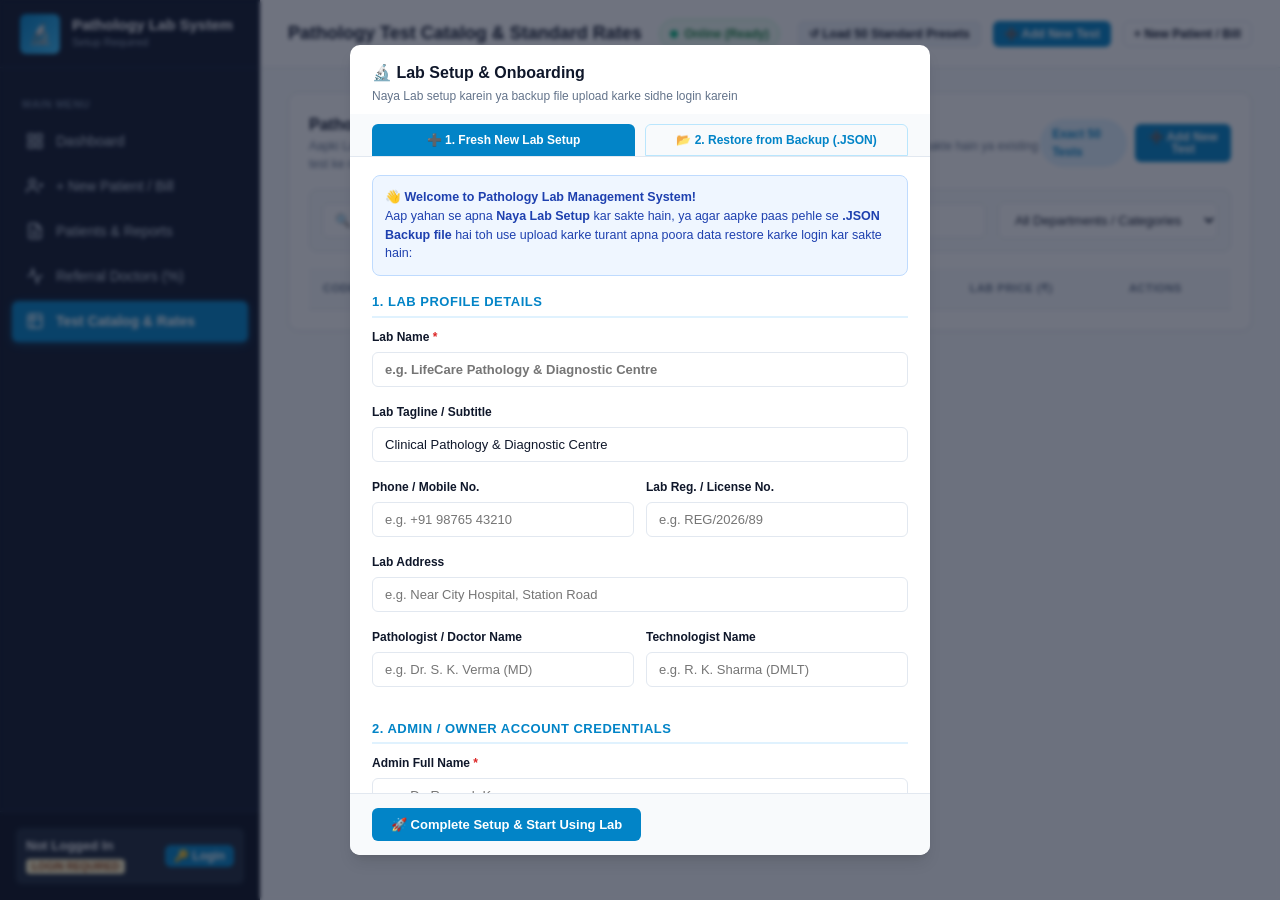
<file: test-catalog.html>
<!DOCTYPE html>
<html lang="en">
<head>
  <meta charset="UTF-8">
  <meta name="viewport" content="width=device-width, initial-scale=1.0">
  <title>Test Catalog & Rates - Local Lab Management System</title>
  <meta name="theme-color" content="#0284c7">
  <link rel="manifest" href="manifest.json">
  <link rel="icon" type="image/svg+xml" href="assets/icons/icon.svg">
  <link rel="apple-touch-icon" href="assets/icons/icon-192.png">
  <link rel="stylesheet" href="assets/css/style.css">
  <link rel="stylesheet" href="assets/css/print.css">
</head>
<body>

  <div id="app-container">
    
    <!-- SIDEBAR NAVIGATION -->
    <aside class="sidebar" id="app-sidebar">
      <div class="sidebar-header">
        <div class="lab-icon-box">🔬</div>
        <div class="lab-brand">
          <h2 id="ui-lab-name">City Lab</h2>
          <span id="ui-lab-tagline">Pathology Lab</span>
        </div>
      </div>

      <ul class="sidebar-menu">
        <div class="nav-label">MAIN MENU</div>
        
        <li>
          <a class="nav-item" href="index.html">
            <svg viewBox="0 0 24 24" fill="none" stroke="currentColor" stroke-width="2"><rect x="3" y="3" width="7" height="7"></rect><rect x="14" y="3" width="7" height="7"></rect><rect x="14" y="14" width="7" height="7"></rect><rect x="3" y="14" width="7" height="7"></rect></svg>
            Dashboard
          </a>
        </li>
        
        <li>
          <a class="nav-item" href="new-patient.html">
            <svg viewBox="0 0 24 24" fill="none" stroke="currentColor" stroke-width="2"><path d="M16 21v-2a4 4 0 0 0-4-4H5a4 4 0 0 0-4 4v2"></path><circle cx="8.5" cy="7" r="4"></circle><line x1="20" y1="8" x2="20" y2="14"></line><line x1="23" y1="11" x2="17" y2="11"></line></svg>
            + New Patient / Bill
          </a>
        </li>

        <li>
          <a class="nav-item" href="patients-reports.html">
            <svg viewBox="0 0 24 24" fill="none" stroke="currentColor" stroke-width="2"><path d="M14 2H6a2 2 0 0 0-2 2v16a2 2 0 0 0 2 2h12a2 2 0 0 0 2-2V8z"></path><polyline points="14 2 14 8 20 8"></polyline><line x1="16" y1="13" x2="8" y2="13"></line><line x1="16" y1="17" x2="8" y2="17"></line><polyline points="10 9 9 9 8 9"></polyline></svg>
            Patients & Reports
          </a>
        </li>

        <li>
          <a class="nav-item" href="referral-doctors.html">
            <svg viewBox="0 0 24 24" fill="none" stroke="currentColor" stroke-width="2"><path d="M22 12h-4l-3 9L9 3l-3 9H2"></path></svg>
            Referral Doctors (%)
          </a>
        </li>

        <li>
          <a class="nav-item active" href="test-catalog.html">
            <svg viewBox="0 0 24 24" fill="none" stroke="currentColor" stroke-width="2"><path d="M9 3H5a2 2 0 0 0-2 2v4m6-6h10a2 2 0 0 1 2 2v4M9 3v18m0 0h10a2 2 0 0 0 2-2V9M9 21H5a2 2 0 0 1-2-2V9m0 0h18"></path></svg>
            Test Catalog & Rates
          </a>
        </li>

        <div class="nav-label admin-only">ADMIN CONTROLS</div>

        <li class="admin-only">
          <a class="nav-item" href="staff.html">
            <svg viewBox="0 0 24 24" fill="none" stroke="currentColor" stroke-width="2"><path d="M17 21v-2a4 4 0 0 0-4-4H5a4 4 0 0 0-4 4v2"></path><circle cx="9" cy="7" r="4"></circle><path d="M23 21v-2a4 4 0 0 0-3-3.87"></path><path d="M16 3.13a4 4 0 0 1 0 7.75"></path></svg>
            Staff Accounts
          </a>
        </li>

        <li class="admin-only">
          <a class="nav-item" href="settings.html">
            <svg viewBox="0 0 24 24" fill="none" stroke="currentColor" stroke-width="2"><circle cx="12" cy="12" r="3"></circle><path d="M19.4 15a1.65 1.65 0 0 0 .33 1.82l.06.06a2 2 0 0 1 0 2.83 2 2 0 0 1-2.83 0l-.06-.06a1.65 1.65 0 0 0-1.82-.33 1.65 1.65 0 0 0-1 1.51V21a2 2 0 0 1-2 2 2 2 0 0 1-2-2v-.09A1.65 1.65 0 0 0 9 19.4a1.65 1.65 0 0 0-1.82.33l-.06.06a2 2 0 0 1-2.83 0 2 2 0 0 1 0-2.83l.06-.06a1.65 1.65 0 0 0 .33-1.82 1.65 1.65 0 0 0-1.51-1H3a2 2 0 0 1-2-2 2 2 0 0 1 2-2h.09A1.65 1.65 0 0 0 4.6 9a1.65 1.65 0 0 0-.33-1.82l-.06-.06a2 2 0 0 1 0-2.83 2 2 0 0 1 2.83 0l.06.06a1.65 1.65 0 0 0 1.82.33H9a1.65 1.65 0 0 0 1-1.51V3a2 2 0 0 1 2-2 2 2 0 0 1 2 2v.09a1.65 1.65 0 0 0 1 1.51 1.65 1.65 0 0 0 1.82-.33l.06-.06a2 2 0 0 1 2.83 0 2 2 0 0 1 0 2.83l-.06.06a1.65 1.65 0 0 0-.33 1.82V9a1.65 1.65 0 0 0 1.51 1H21a2 2 0 0 1 2 2 2 2 0 0 1-2 2h-.09a1.65 1.65 0 0 0-1.51 1z"></path></svg>
            Settings & Backup
          </a>
        </li>
      </ul>

      <div class="sidebar-footer">
        <div class="user-badge">
          <div style="flex:1; overflow:hidden;">
            <div id="ui-user-name" style="font-weight:700; font-size:13px; color:#fff; white-space:nowrap; overflow:hidden; text-overflow:ellipsis;">User</div>
            <span id="ui-user-role" class="role-pill staff">STAFF</span>
          </div>
          <button class="btn btn-outline btn-sm" id="btn-sidebar-auth" style="color:#cbd5e1; border-color:#334155; padding:4px 8px;" onclick="window.app.handleAuthClick()" title="Logout / Login">
            Logout
          </button>
        </div>
      </div>
    </aside>

    <!-- MAIN APP WRAPPER -->
    <div class="main-wrapper">
      
      <!-- TOPBAR -->
      <header class="topbar">
        <div class="topbar-left">
          <h1 class="page-title">Pathology Test Catalog & Standard Rates</h1>
        </div>
        <div class="topbar-right">
          <button class="btn btn-secondary btn-sm" onclick="window.app.loadStandard50TestsPreset()" title="Load/Reset to exact 50 standard routine pathology tests">
            ↺ Load 50 Standard Presets
          </button>
          <button class="btn btn-primary btn-sm" onclick="window.app.openAddTestModal()">
            ➕ Add New Test
          </button>
          <a class="btn btn-outline btn-sm" href="new-patient.html">
            + New Patient / Bill
          </a>
        </div>
      </header>

      <!-- CONTENT AREA -->
      <main class="content-area">
        <div class="card">
          <div style="display:flex; justify-content:space-between; align-items:center; margin-bottom:16px;">
            <div>
              <h3 style="font-size:16px; font-weight:700;">Pathology Test Profiles & Biological Reference Ranges</h3>
              <p style="font-size:12px; color:#64748b;">
                Aapki Lab ke sabhi blood tests standard parameters aur normal ranges ke saath yahan hain. Aap naya test add kar sakte hain ya existing test ke rates badal sakte hain.
              </p>
            </div>
            <div style="display:flex; align-items:center; gap:8px;">
              <span id="test-catalog-count-badge" class="badge badge-info" style="font-size:12px; padding:6px 12px; font-weight:700;">Exact 50 Tests</span>
              <button class="btn btn-primary btn-sm" onclick="window.app.openAddTestModal()">
                ➕ Add New Test
              </button>
            </div>
          </div>

          <!-- Quick Search & Category Filter Bar -->
          <div style="display:flex; gap:12px; margin-bottom:16px; flex-wrap:wrap; align-items:center; background:#f8fafc; padding:12px; border-radius:8px; border:1px solid #e2e8f0;">
            <div style="flex:1; min-width:260px;">
              <input type="text" id="test-catalog-search" class="form-control" placeholder="🔍 Search among 50 tests by Name, Code or Parameter (e.g. CBC, Lipid, Sugar, TSH, Dengue)..." oninput="window.app.filterTestCatalog()">
            </div>
            <div style="width:220px;">
              <select id="test-catalog-category-filter" class="form-control" onchange="window.app.filterTestCatalog()">
                <option value="all">All Departments / Categories</option>
                <option value="Hematology">Hematology</option>
                <option value="Biochemistry">Biochemistry</option>
                <option value="Serology">Serology / Immunology</option>
                <option value="Endocrinology">Endocrinology / Thyroid</option>
                <option value="Clinical Pathology">Clinical Pathology (Urine/Stool)</option>
              </select>
            </div>
          </div>

          <div class="table-responsive">
            <table class="table">
              <thead>
                <tr>
                  <th>Code</th>
                  <th>Test Name</th>
                  <th>Department / Category</th>
                  <th>Parameters</th>
                  <th>Lab Price (₹)</th>
                  <th>Actions</th>
                </tr>
              </thead>
              <tbody id="test-catalog-table-body">
                <!-- Populated dynamically -->
              </tbody>
            </table>
          </div>
        </div>
      </main>

    </div>

  </div>

  <!-- ADD / EDIT TEST MODAL -->
  <div class="modal-backdrop" id="modal-add-test">
    <div class="modal-dialog" style="max-width:750px;">
      <div class="modal-header">
        <h3 id="modal-add-test-title">➕ Add New Pathology Test</h3>
        <button class="modal-close" onclick="window.app.closeModal('modal-add-test')">&times;</button>
      </div>
      <div class="modal-body" style="max-height:75vh; overflow-y:auto;">
        <form id="form-test-catalog" onsubmit="event.preventDefault(); window.app.saveTestCatalogItem();">
          <input type="hidden" id="input-test-id">
          
          <div style="display:grid; grid-template-columns: 1fr 2fr; gap:12px;">
            <div class="form-group">
              <label class="form-label required">Test Code</label>
              <input type="text" id="input-test-code" class="form-control" placeholder="e.g. CRP01">
            </div>
            <div class="form-group">
              <label class="form-label required">Test Name</label>
              <input type="text" id="input-test-name" class="form-control" placeholder="e.g. C-Reactive Protein (CRP)">
            </div>
          </div>

          <div style="display:grid; grid-template-columns: 1fr 1fr; gap:12px;">
            <div class="form-group">
              <label class="form-label required">Department / Category</label>
              <select id="input-test-category" class="form-control">
                <option value="Biochemistry">Biochemistry</option>
                <option value="Hematology">Hematology</option>
                <option value="Serology">Serology</option>
                <option value="Clinical Pathology">Clinical Pathology</option>
                <option value="Microbiology">Microbiology</option>
                <option value="Immunology">Immunology</option>
                <option value="Endocrinology">Endocrinology</option>
                <option value="General">General</option>
              </select>
            </div>
            <div class="form-group">
              <label class="form-label required">Lab Rate / Price (₹)</label>
              <input type="number" id="input-test-price" class="form-control" placeholder="e.g. 400" value="350">
            </div>
          </div>

          <!-- Test Parameters Builder Section -->
          <div style="margin-top:16px; border-top:1px solid #e2e8f0; padding-top:14px;">
            <div style="display:flex; justify-content:space-between; align-items:center; margin-bottom:10px;">
              <div>
                <label class="form-label" style="margin-bottom:0; font-weight:700; font-size:14px; color:#0284c7;">
                  Test Parameters / Investigations
                </label>
                <span style="font-size:11px; color:#64748b; display:block;">Is test ke andar report me kya kya findings print hongi:</span>
              </div>
              <button type="button" class="btn btn-outline btn-sm" onclick="window.app.addParameterRow()">
                ➕ Add Parameter Row
              </button>
            </div>

            <div style="display:grid; grid-template-columns: 2.5fr 1fr 2.5fr 40px; gap:8px; font-weight:700; font-size:11px; color:#64748b; text-transform:uppercase; padding-bottom:6px; border-bottom:1.5px solid #cbd5e1; margin-bottom:8px;">
              <div>Parameter Name</div>
              <div>Unit</div>
              <div>Biological Ref Range</div>
              <div></div>
            </div>

            <div id="test-parameters-list-container">
              <!-- Parameter rows appended dynamically -->
            </div>
          </div>

        </form>
      </div>
      <div class="modal-footer">
        <button class="btn btn-secondary" onclick="window.app.closeModal('modal-add-test')">Cancel</button>
        <button class="btn btn-primary" onclick="window.app.saveTestCatalogItem()">Save Test to Catalog</button>
      </div>
    </div>
  </div>

  <div id="toast-container"></div>

  <!-- SCRIPTS -->
  <script src="assets/js/db.js?v=2.3"></script>
  <script src="assets/js/tests-catalog.js?v=2.3"></script>
  <script src="assets/js/auth.js?v=2.3"></script>
  <script src="assets/js/doctors.js?v=2.3"></script>
  <script src="assets/js/patient-billing.js?v=2.3"></script>
  <script src="assets/js/report-entry.js?v=2.3"></script>
  <script src="assets/js/report-print.js?v=2.3"></script>
  <script src="assets/js/backup.js?v=2.3"></script>
  <script src="assets/js/app.js?v=2.3"></script>

  <script>
    document.addEventListener('DOMContentLoaded', () => {
      window.app.init('test-catalog');
    });
  </script>

</body>
</html>
</file>
<file: assets/css/style.css>
/* ==========================================================================
   Offline Lab Management System - Core Styling
   Theme: Clean Medical Blue & Professional Slate (100% Offline, No CDN needed)
   ========================================================================== */

:root {
  --primary: #0284c7;        /* Sky 600 */
  --primary-hover: #0369a1;  /* Sky 700 */
  --primary-light: #e0f2fe;  /* Sky 100 */
  --primary-dark: #0c4a6e;   /* Sky 900 */
  
  --success: #16a34a;        /* Green 600 */
  --success-light: #dcfce7;
  --warning: #d97706;        /* Amber 600 */
  --warning-light: #fef3c7;
  --danger: #dc2626;         /* Red 600 */
  --danger-light: #fee2e2;
  
  --bg-main: #f8fafc;        /* Slate 50 */
  --surface: #ffffff;
  --border: #e2e8f0;         /* Slate 200 */
  --border-focus: #38bdf8;
  
  --text-main: #0f172a;      /* Slate 900 */
  --text-muted: #64748b;     /* Slate 500 */
  --text-light: #94a3b8;     /* Slate 400 */
  
  --sidebar-w: 260px;
  --header-h: 68px;
  --radius: 10px;
  --radius-sm: 6px;
  --shadow-sm: 0 1px 2px 0 rgb(0 0 0 / 0.05);
  --shadow-md: 0 4px 6px -1px rgb(0 0 0 / 0.1), 0 2px 4px -2px rgb(0 0 0 / 0.1);
  --shadow-lg: 0 10px 15px -3px rgb(0 0 0 / 0.1), 0 4px 6px -4px rgb(0 0 0 / 0.1);
}

* {
  box-sizing: border-box;
  margin: 0;
  padding: 0;
}

body {
  font-family: -apple-system, BlinkMacSystemFont, "Segoe UI", Roboto, "Helvetica Neue", Arial, sans-serif;
  background-color: var(--bg-main);
  color: var(--text-main);
  line-height: 1.5;
  font-size: 14px;
  overflow-x: hidden;
  -webkit-font-smoothing: antialiased;
}

/* App Container Layout */
#app-container {
  display: flex;
  min-height: 100vh;
}

/* Sidebar */
.sidebar {
  width: var(--sidebar-w);
  background: #0f172a;
  color: #f8fafc;
  display: flex;
  flex-direction: column;
  position: fixed;
  top: 0;
  bottom: 0;
  left: 0;
  z-index: 40;
  transition: transform 0.25s ease;
}

.sidebar-header {
  height: var(--header-h);
  display: flex;
  align-items: center;
  padding: 0 20px;
  border-bottom: 1px solid #1e293b;
  gap: 12px;
}

.lab-icon-box {
  width: 40px;
  height: 40px;
  background: linear-gradient(135deg, var(--primary), #38bdf8);
  border-radius: var(--radius-sm);
  display: flex;
  align-items: center;
  justify-content: center;
  color: #fff;
  font-weight: 700;
  font-size: 20px;
}

.lab-brand h2 {
  font-size: 15px;
  font-weight: 700;
  color: #fff;
  line-height: 1.2;
  white-space: nowrap;
  overflow: hidden;
  text-overflow: ellipsis;
  max-width: 170px;
}

.lab-brand span {
  font-size: 11px;
  color: #94a3b8;
  display: block;
}

.sidebar-menu {
  flex: 1;
  padding: 16px 12px;
  overflow-y: auto;
  list-style: none;
  display: flex;
  flex-direction: column;
  gap: 4px;
}

.sidebar-menu .nav-label {
  font-size: 11px;
  font-weight: 600;
  text-transform: uppercase;
  color: #64748b;
  padding: 12px 10px 4px;
  letter-spacing: 0.5px;
}

.nav-item {
  display: flex;
  align-items: center;
  gap: 12px;
  padding: 10px 14px;
  border-radius: var(--radius-sm);
  color: #cbd5e1;
  text-decoration: none;
  font-weight: 500;
  cursor: pointer;
  transition: all 0.2s ease;
}

.nav-item:hover {
  background: #1e293b;
  color: #fff;
}

.nav-item.active {
  background: var(--primary);
  color: #fff;
  font-weight: 600;
  box-shadow: 0 2px 8px rgba(2, 132, 199, 0.4);
}

.nav-item svg {
  width: 18px;
  height: 18px;
  flex-shrink: 0;
}

.sidebar-footer {
  padding: 16px;
  border-top: 1px solid #1e293b;
  background: #0b1120;
}

.user-badge {
  display: flex;
  align-items: center;
  gap: 10px;
  padding: 8px 10px;
  background: #1e293b;
  border-radius: var(--radius-sm);
}

.role-pill {
  font-size: 10px;
  font-weight: 700;
  padding: 2px 6px;
  border-radius: 4px;
  text-transform: uppercase;
}

.role-pill.admin {
  background: #fef08a;
  color: #854d0e;
}

.role-pill.staff {
  background: #bae6fd;
  color: #0369a1;
}

/* Main Content Wrapper */
.main-wrapper {
  margin-left: var(--sidebar-w);
  flex: 1;
  display: flex;
  flex-direction: column;
  min-height: 100vh;
}

/* Top Navbar */
.topbar {
  height: var(--header-h);
  background: var(--surface);
  border-bottom: 1px solid var(--border);
  display: flex;
  align-items: center;
  justify-content: space-between;
  padding: 0 28px;
  position: sticky;
  top: 0;
  z-index: 30;
}

.topbar-left {
  display: flex;
  align-items: center;
  gap: 16px;
}

.page-title {
  font-size: 18px;
  font-weight: 700;
  color: var(--text-main);
}

.topbar-right {
  display: flex;
  align-items: center;
  gap: 12px;
}

/* Content Area */
.content-area {
  padding: 24px 28px;
  flex: 1;
}

/* Cards & Layout Grid */
.grid-cols-4 {
  display: grid;
  grid-template-columns: repeat(4, 1fr);
  gap: 18px;
}

.grid-cols-3 {
  display: grid;
  grid-template-columns: repeat(3, 1fr);
  gap: 18px;
}

.grid-cols-2 {
  display: grid;
  grid-template-columns: repeat(2, 1fr);
  gap: 18px;
}

/* 30% - 70% Layout for New Patient Registration & Billing */
.grid-billing-layout {
  display: grid;
  grid-template-columns: 30% calc(70% - 18px);
  gap: 18px;
  align-items: flex-start;
}

@media (max-width: 1100px) {
  .grid-billing-layout {
    grid-template-columns: 34% calc(66% - 18px);
  }
}

@media (max-width: 900px) {
  .grid-billing-layout {
    grid-template-columns: 1fr;
  }
}

.card {
  background: var(--surface);
  border: 1px solid var(--border);
  border-radius: var(--radius);
  box-shadow: var(--shadow-sm);
  padding: 20px;
}

.stat-card {
  display: flex;
  align-items: center;
  justify-content: space-between;
  border-left: 4px solid var(--primary);
}

.stat-card.green { border-left-color: var(--success); }
.stat-card.amber { border-left-color: var(--warning); }
.stat-card.rose  { border-left-color: var(--danger); }

.stat-info h4 {
  font-size: 12px;
  font-weight: 600;
  color: var(--text-muted);
  text-transform: uppercase;
  margin-bottom: 6px;
}

.stat-info .stat-value {
  font-size: 26px;
  font-weight: 800;
  color: var(--text-main);
  line-height: 1;
}

.stat-icon {
  width: 48px;
  height: 48px;
  border-radius: var(--radius-sm);
  display: flex;
  align-items: center;
  justify-content: center;
  background: var(--primary-light);
  color: var(--primary);
}

.stat-icon.green { background: var(--success-light); color: var(--success); }
.stat-icon.amber { background: var(--warning-light); color: var(--warning); }
.stat-icon.rose  { background: var(--danger-light); color: var(--danger); }

/* Buttons */
.btn {
  display: inline-flex;
  align-items: center;
  justify-content: center;
  gap: 8px;
  padding: 9px 16px;
  font-size: 13px;
  font-weight: 600;
  border-radius: var(--radius-sm);
  border: 1px solid transparent;
  cursor: pointer;
  transition: all 0.15s ease;
  line-height: 1;
  text-decoration: none;
}

.btn-primary {
  background: var(--primary);
  color: #fff;
}
.btn-primary:hover {
  background: var(--primary-hover);
}

.btn-success {
  background: var(--success);
  color: #fff;
}
.btn-success:hover {
  background: #15803d;
}

.btn-secondary {
  background: #f1f5f9;
  color: var(--text-main);
  border-color: var(--border);
}
.btn-secondary:hover {
  background: #e2e8f0;
}

.btn-danger {
  background: var(--danger);
  color: #fff;
}
.btn-danger:hover {
  background: #b91c1c;
}

.btn-outline {
  background: transparent;
  border-color: var(--border);
  color: var(--text-main);
}
.btn-outline:hover {
  background: #f8fafc;
  border-color: #cbd5e1;
}

.btn-sm {
  padding: 6px 10px;
  font-size: 12px;
}

/* Forms & Inputs */
.form-group {
  margin-bottom: 16px;
}

.form-label {
  display: block;
  font-size: 12px;
  font-weight: 600;
  color: var(--text-main);
  margin-bottom: 6px;
}

.form-label.required::after {
  content: " *";
  color: var(--danger);
}

.form-control {
  width: 100%;
  padding: 9px 12px;
  font-size: 13px;
  color: var(--text-main);
  background: #fff;
  border: 1px solid var(--border);
  border-radius: var(--radius-sm);
  outline: none;
  transition: border-color 0.15s ease, box-shadow 0.15s ease;
}

.form-control:focus {
  border-color: var(--border-focus);
  box-shadow: 0 0 0 3px rgba(56, 189, 248, 0.2);
}

textarea.form-control {
  resize: vertical;
  min-height: 70px;
}

/* Tables */
.table-responsive {
  width: 100%;
  overflow-x: auto;
}

.table {
  width: 100%;
  border-collapse: collapse;
  text-align: left;
}

.table th {
  background: #f8fafc;
  color: var(--text-muted);
  font-size: 11px;
  font-weight: 700;
  text-transform: uppercase;
  padding: 12px 14px;
  border-bottom: 1px solid var(--border);
  letter-spacing: 0.5px;
}

.table td {
  padding: 12px 14px;
  border-bottom: 1px solid var(--border);
  font-size: 13px;
  color: var(--text-main);
  vertical-align: middle;
}

.table tr:hover td {
  background-color: #f8fafc;
}

/* Badges & Tags */
.badge {
  display: inline-flex;
  align-items: center;
  padding: 3px 8px;
  font-size: 11px;
  font-weight: 700;
  border-radius: 9999px;
  text-transform: capitalize;
}

.badge-success { background: var(--success-light); color: var(--success); }
.badge-warning { background: var(--warning-light); color: var(--warning); }
.badge-danger  { background: var(--danger-light);  color: var(--danger);  }
.badge-info    { background: var(--primary-light); color: var(--primary); }
.badge-neutral { background: #f1f5f9; color: var(--text-muted); }

/* Normal / High / Low indicator flags for pathology results */
.flag-normal {
  color: var(--success);
  font-weight: 600;
}
.flag-high {
  background: var(--danger-light);
  color: var(--danger);
  padding: 2px 6px;
  border-radius: 4px;
  font-weight: 700;
}
.flag-low {
  background: var(--warning-light);
  color: var(--warning);
  padding: 2px 6px;
  border-radius: 4px;
  font-weight: 700;
}

/* Modals */
.modal-backdrop {
  position: fixed;
  inset: 0;
  background: rgba(15, 23, 42, 0.6);
  backdrop-filter: blur(2px);
  z-index: 100;
  display: flex;
  align-items: center;
  justify-content: center;
  padding: 20px;
  opacity: 0;
  pointer-events: none;
  transition: opacity 0.2s ease;
}

.modal-backdrop.open {
  opacity: 1;
  pointer-events: auto;
}

.modal-dialog {
  background: #fff;
  border-radius: var(--radius);
  box-shadow: var(--shadow-lg);
  width: 100%;
  max-width: 650px;
  max-height: 90vh;
  display: flex;
  flex-direction: column;
  transform: translateY(20px);
  transition: transform 0.2s ease;
  overflow: hidden;
}

.modal-backdrop.open .modal-dialog {
  transform: translateY(0);
}

.modal-header {
  padding: 16px 22px;
  border-bottom: 1px solid var(--border);
  display: flex;
  align-items: center;
  justify-content: space-between;
}

.modal-header h3 {
  font-size: 16px;
  font-weight: 700;
  color: var(--text-main);
}

.modal-close {
  background: transparent;
  border: none;
  font-size: 20px;
  color: var(--text-muted);
  cursor: pointer;
}

.modal-close:hover {
  color: var(--danger);
}

.modal-body {
  padding: 22px;
  overflow-y: auto;
}

.modal-footer {
  padding: 14px 22px;
  border-top: 1px solid var(--border);
  background: #f8fafc;
  display: flex;
  align-items: center;
  justify-content: flex-end;
  gap: 10px;
}

/* Discount Approval Box */
.discount-alert-box {
  background: #fffbeb;
  border: 1px solid #fde68a;
  border-radius: var(--radius-sm);
  padding: 12px 14px;
  margin-top: 10px;
  display: flex;
  gap: 12px;
  align-items: flex-start;
}

.discount-alert-box svg {
  color: #b45309;
  flex-shrink: 0;
  margin-top: 2px;
}

.discount-alert-box p {
  font-size: 12px;
  color: #92400e;
  line-height: 1.4;
}

/* Search Bar */
.search-box {
  position: relative;
  min-width: 260px;
}

.search-box input {
  padding-left: 36px;
}

.search-box svg {
  position: absolute;
  left: 12px;
  top: 50%;
  transform: translateY(-50%);
  color: var(--text-light);
  width: 16px;
  height: 16px;
}

/* Notice / Notification Toast */
#toast-container {
  position: fixed;
  bottom: 24px;
  right: 24px;
  z-index: 200;
  display: flex;
  flex-direction: column;
  gap: 10px;
}

.toast {
  background: #0f172a;
  color: #fff;
  padding: 12px 18px;
  border-radius: var(--radius-sm);
  box-shadow: var(--shadow-lg);
  font-size: 13px;
  font-weight: 500;
  display: flex;
  align-items: center;
  gap: 10px;
  animation: slideIn 0.25s ease-out;
}

.toast.success { background: #15803d; }
.toast.error   { background: #b91c1c; }
.toast.warning { background: #b45309; }

@keyframes slideIn {
  from { transform: translateX(100%); opacity: 0; }
  to { transform: translateX(0); opacity: 1; }
}

/* Responsive */
@media (max-width: 1024px) {
  .grid-cols-4 { grid-template-columns: repeat(2, 1fr); }
  .grid-cols-3 { grid-template-columns: repeat(1, 1fr); }
}

@media (max-width: 768px) {
  .sidebar { transform: translateX(-100%); }
  .sidebar.mobile-open { transform: translateX(0); }
  .main-wrapper { margin-left: 0; }
  .grid-cols-4, .grid-cols-2 { grid-template-columns: 1fr; }
}
</file>
<file: assets/css/print.css>
/* ==========================================================================
   Offline Lab Management System - Multi-Page A4 Print Engine
   Supports:
   - Multiple distinct A4 sheets (Page 1, Page 2, etc.)
   - Test Integrity: Entire test parameters stay together on one page
   - Full Metadata on every page (Patient details + Headers)
   - Zero Scrollbars & Exact A4 Dimensions (210mm x 297mm)
   - Enhanced Legibility: 30-50% larger text & headings for clear printing
   ========================================================================== */

/* Universal Box-Sizing */
*, *::before, *::after {
  box-sizing: border-box;
}

/* Screen Preview Container for Multi-Page Report */
.report-preview-container,
.print-page-wrapper {
  background: #cbd5e1;
  padding: 24px 0 60px;
  display: flex;
  flex-direction: column;
  align-items: center;
  min-height: calc(100vh - 60px);
  overflow-x: hidden;
  overflow-y: auto;
}

/* Multi-Page A4 Sheet Definition */
.a4-page-sheet {
  background: #ffffff;
  width: 210mm;
  min-height: 297mm;
  max-height: 297mm;
  box-sizing: border-box;
  padding: 10mm 14mm;
  box-shadow: 0 8px 24px rgba(0, 0, 0, 0.15);
  margin: 0 auto 28px auto;
  position: relative;
  display: flex;
  flex-direction: column;
  justify-content: space-between;
  color: #0f172a;
  font-family: Arial, "Helvetica Neue", Helvetica, sans-serif;
  overflow: hidden;
  page-break-after: always;
  break-after: page;
}

.a4-page-sheet:last-child {
  margin-bottom: 0;
  page-break-after: auto;
  break-after: auto;
}

/* Header Section (Page 1) */
.report-header {
  border-bottom: 2.5px solid #0284c7;
  padding-bottom: 8px;
  margin-bottom: 10px;
  display: flex;
  justify-content: space-between;
  align-items: center;
}

.report-header-left {
  display: flex;
  align-items: center;
  gap: 14px;
}

.report-lab-logo {
  width: 60px;
  height: 60px;
  object-fit: contain;
  border-radius: 4px;
}

.report-lab-info h1 {
  font-size: 26px;
  font-weight: 800;
  color: #0369a1;
  margin: 0;
  line-height: 1.15;
  text-transform: uppercase;
  letter-spacing: 0.5px;
}

.report-lab-info p.tagline {
  font-size: 14px;
  font-weight: 600;
  color: #475569;
  margin: 2px 0 3px;
}

.report-lab-info p.contact-line {
  font-size: 13px;
  color: #334155;
  margin: 2px 0;
  line-height: 1.25;
}

.report-header-right {
  text-align: right;
  font-size: 13.5px;
  color: #475569;
}

.report-header-right .reg-badge {
  display: inline-block;
  background: #f1f5f9;
  border: 1px solid #cbd5e1;
  padding: 3px 8px;
  border-radius: 4px;
  font-weight: 700;
  font-size: 13px;
  color: #0f172a;
  margin-bottom: 3px;
}

/* Patient Demographics Box (Repeated on Every Page) */
.patient-meta-grid {
  border: 1px solid #94a3b8;
  border-radius: 4px;
  background: #f8fafc;
  display: grid;
  grid-template-columns: 1fr 1fr;
  font-size: 13px;
  margin-bottom: 8px;
  padding: 6px 10px;
  gap: 4px 16px;
}

.meta-row {
  display: flex;
  align-items: baseline;
}

.meta-label {
  width: 140px;
  font-weight: 700;
  color: #475569;
  flex-shrink: 0;
  font-size: 13px;
}

.meta-val {
  font-weight: 600;
  color: #0f172a;
  font-size: 13px;
}

/* Department / Test Title */
.report-title-banner {
  text-align: center;
  background: #0284c7;
  color: #ffffff;
  padding: 4px 8px;
  font-size: 13.5px;
  font-weight: 700;
  letter-spacing: 0.8px;
  text-transform: uppercase;
  margin-bottom: 8px;
  border-radius: 3px;
}

/* Pathology Results Table */
.results-table {
  width: 100%;
  border-collapse: collapse;
  font-size: 13px;
  margin-bottom: 8px;
}

.results-table th {
  background: #f1f5f9;
  border-top: 1.5px solid #94a3b8;
  border-bottom: 2px solid #0f172a;
  padding: 5px 6px;
  text-align: left;
  font-weight: 700;
  color: #0f172a;
  text-transform: uppercase;
  font-size: 12.5px;
  letter-spacing: 0.3px;
}

.results-table td {
  padding: 4.5px 6px;
  border-bottom: 1px solid #e2e8f0;
  vertical-align: middle;
  line-height: 1.35;
  font-size: 13px;
}

.results-table tr.test-category-row td {
  background: #f8fafc;
  font-weight: 700;
  color: #0369a1;
  font-size: 14.5px;
  border-bottom: 1.5px solid #cbd5e1;
  padding: 5px 6px;
}

.results-table .param-name {
  font-weight: 600;
  color: #1e293b;
  font-size: 13px;
}

.results-table .param-value {
  font-weight: 700;
  font-size: 14px;
}

.results-table .param-value.abnormal-high,
.results-table .param-value.abnormal-low {
  color: #b91c1c;
  text-decoration: underline;
}

.results-table .param-units {
  color: #475569;
  font-size: 12.5px;
}

.results-table .param-range {
  color: #334155;
  white-space: pre-line;
  font-size: 12.5px;
}

.results-table .param-flag {
  font-weight: 800;
  font-size: 12.5px;
}

.results-table .param-flag.high { color: #b91c1c; }
.results-table .param-flag.low { color: #d97706; }
.results-table .param-flag.normal { color: #16a34a; }

/* End of report note */
.report-end-mark {
  text-align: center;
  font-size: 12px;
  color: #64748b;
  font-style: italic;
  margin: 6px 0;
  border-top: 1px dashed #cbd5e1;
  padding-top: 4px;
}

/* Signature & Authorization Section */
.report-footer-signatures {
  display: flex;
  justify-content: space-between;
  align-items: flex-end;
  padding-top: 10px;
  margin-top: auto;
  border-top: 1px solid #e2e8f0;
}

.signature-block {
  text-align: center;
  min-width: 140px;
}

.signature-line {
  border-top: 1.5px solid #475569;
  margin-top: 18px;
  padding-top: 3px;
}

.signature-name {
  font-size: 13.5px;
  font-weight: 700;
  color: #0f172a;
}

.signature-role {
  font-size: 11.5px;
  color: #64748b;
  margin-top: 2px;
}

/* Lab Disclaimer Bottom */
.report-bottom-disclaimer {
  margin-top: 6px;
  border-top: 1px solid #cbd5e1;
  padding-top: 3px;
  font-size: 11px;
  color: #64748b;
  display: flex;
  justify-content: space-between;
}

/* Mode 2 Letterhead styling */
.letterhead-mode .report-header {
  display: none !important;
}

.letterhead-mode .report-bottom-disclaimer {
  display: none !important;
}

/* ==========================================================================
   CRITICAL: PRINT MEDIA RULES (Multi-Page A4 Precision)
   ========================================================================== */
@media print {
  @page {
    size: A4 portrait;
    margin: 0; /* Let .a4-page-sheet padding define printable margins */
  }

  *, *::before, *::after {
    box-shadow: none !important;
  }

  html, body {
    background: #ffffff !important;
    margin: 0 !important;
    padding: 0 !important;
    width: 210mm !important;
    height: auto !important;
    overflow: visible !important;
  }

  /* Hide entire App shell & UI controls */
  #app-container,
  .sidebar,
  .topbar,
  .content-area,
  .print-toolbar,
  .print-controls-bar,
  .modal-backdrop,
  #toast-container,
  .no-print {
    display: none !important;
  }

  .print-page-wrapper,
  .report-preview-container {
    padding: 0 !important;
    margin: 0 !important;
    background: transparent !important;
    min-height: auto !important;
    display: block !important;
    overflow: visible !important;
  }

  /* Each sheet is printed on an independent physical A4 page */
  .a4-page-sheet {
    box-shadow: none !important;
    border: none !important;
    width: 210mm !important;
    height: 296mm !important;
    min-height: 296mm !important;
    max-height: 296mm !important;
    margin: 0 !important;
    box-sizing: border-box !important;
    page-break-after: always !important;
    break-after: page !important;
    overflow: hidden !important;
    display: flex !important;
    flex-direction: column !important;
    justify-content: space-between !important;
  }

  .a4-page-sheet:last-child {
    page-break-after: auto !important;
    break-after: auto !important;
  }

  .letterhead-mode .report-header,
  .letterhead-mode .report-bottom-disclaimer {
    display: none !important;
  }

  .results-table tr {
    page-break-inside: avoid !important;
  }
}
</file>
